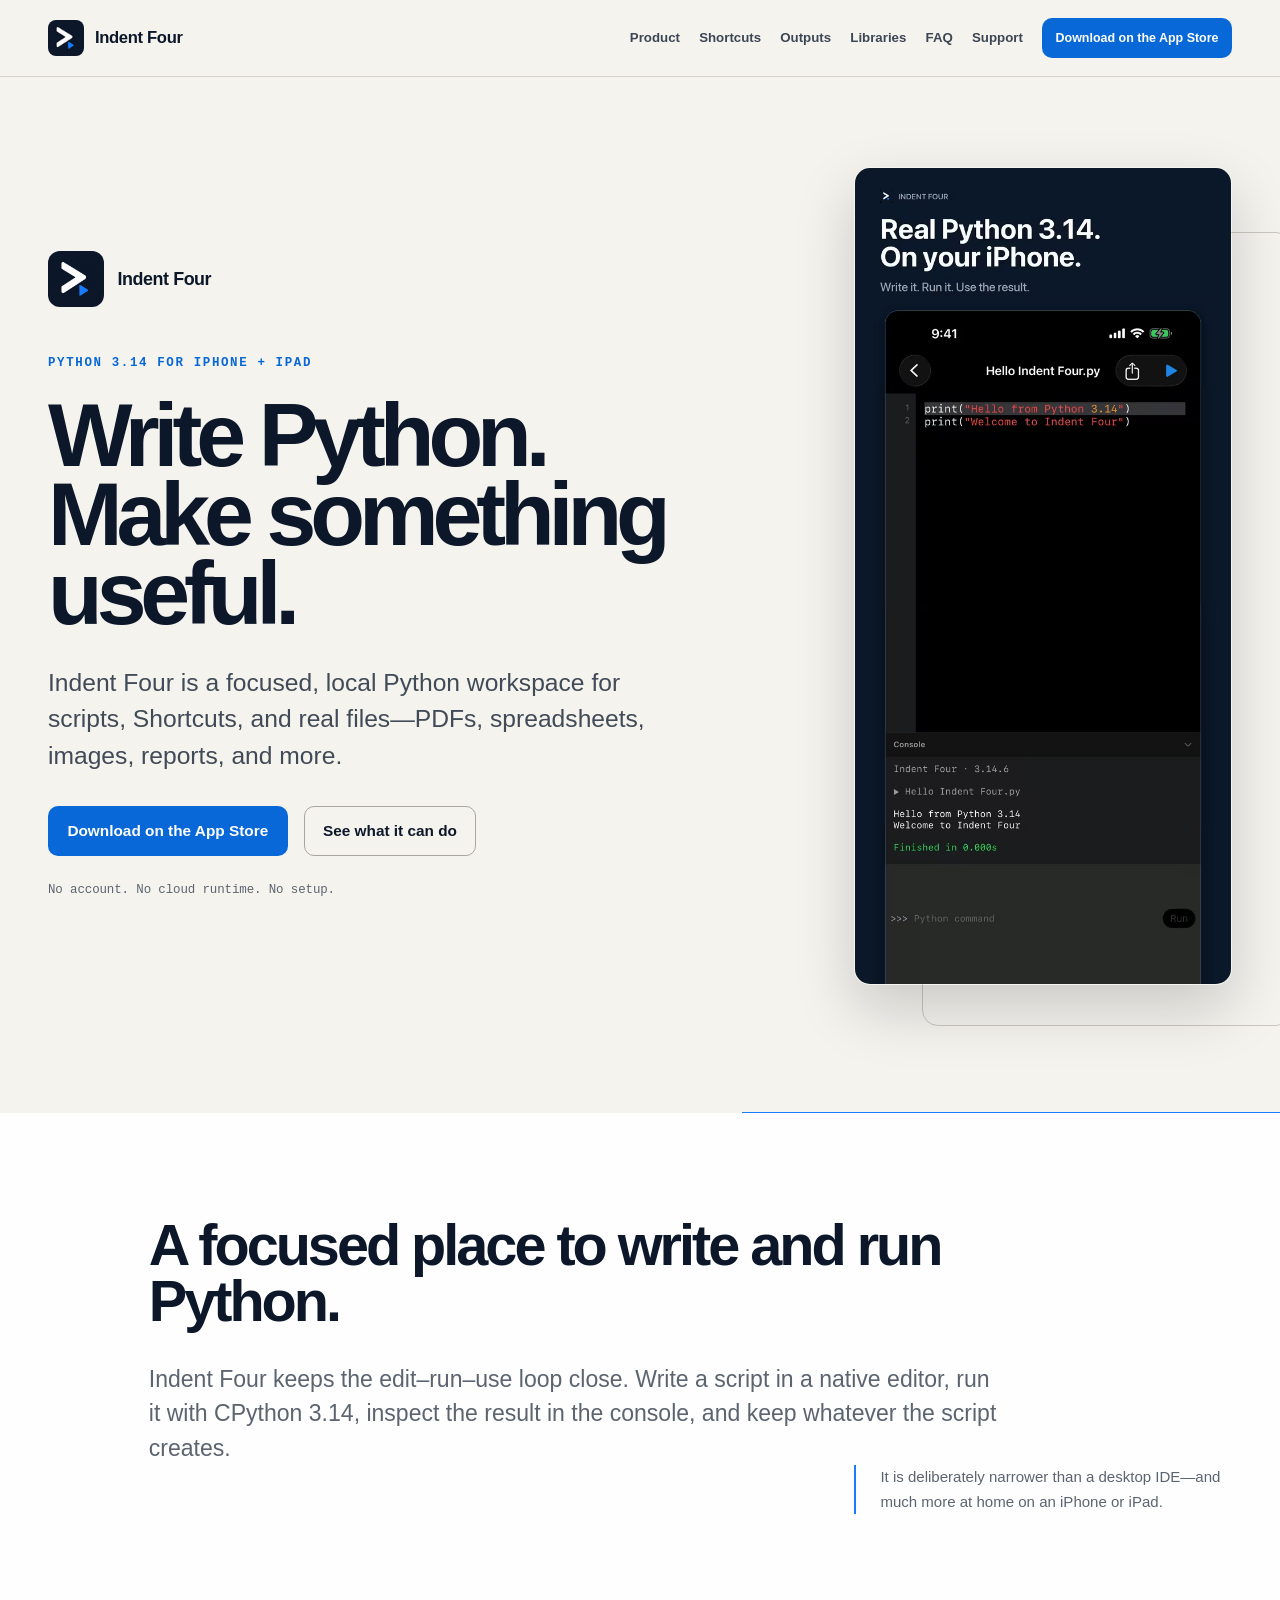
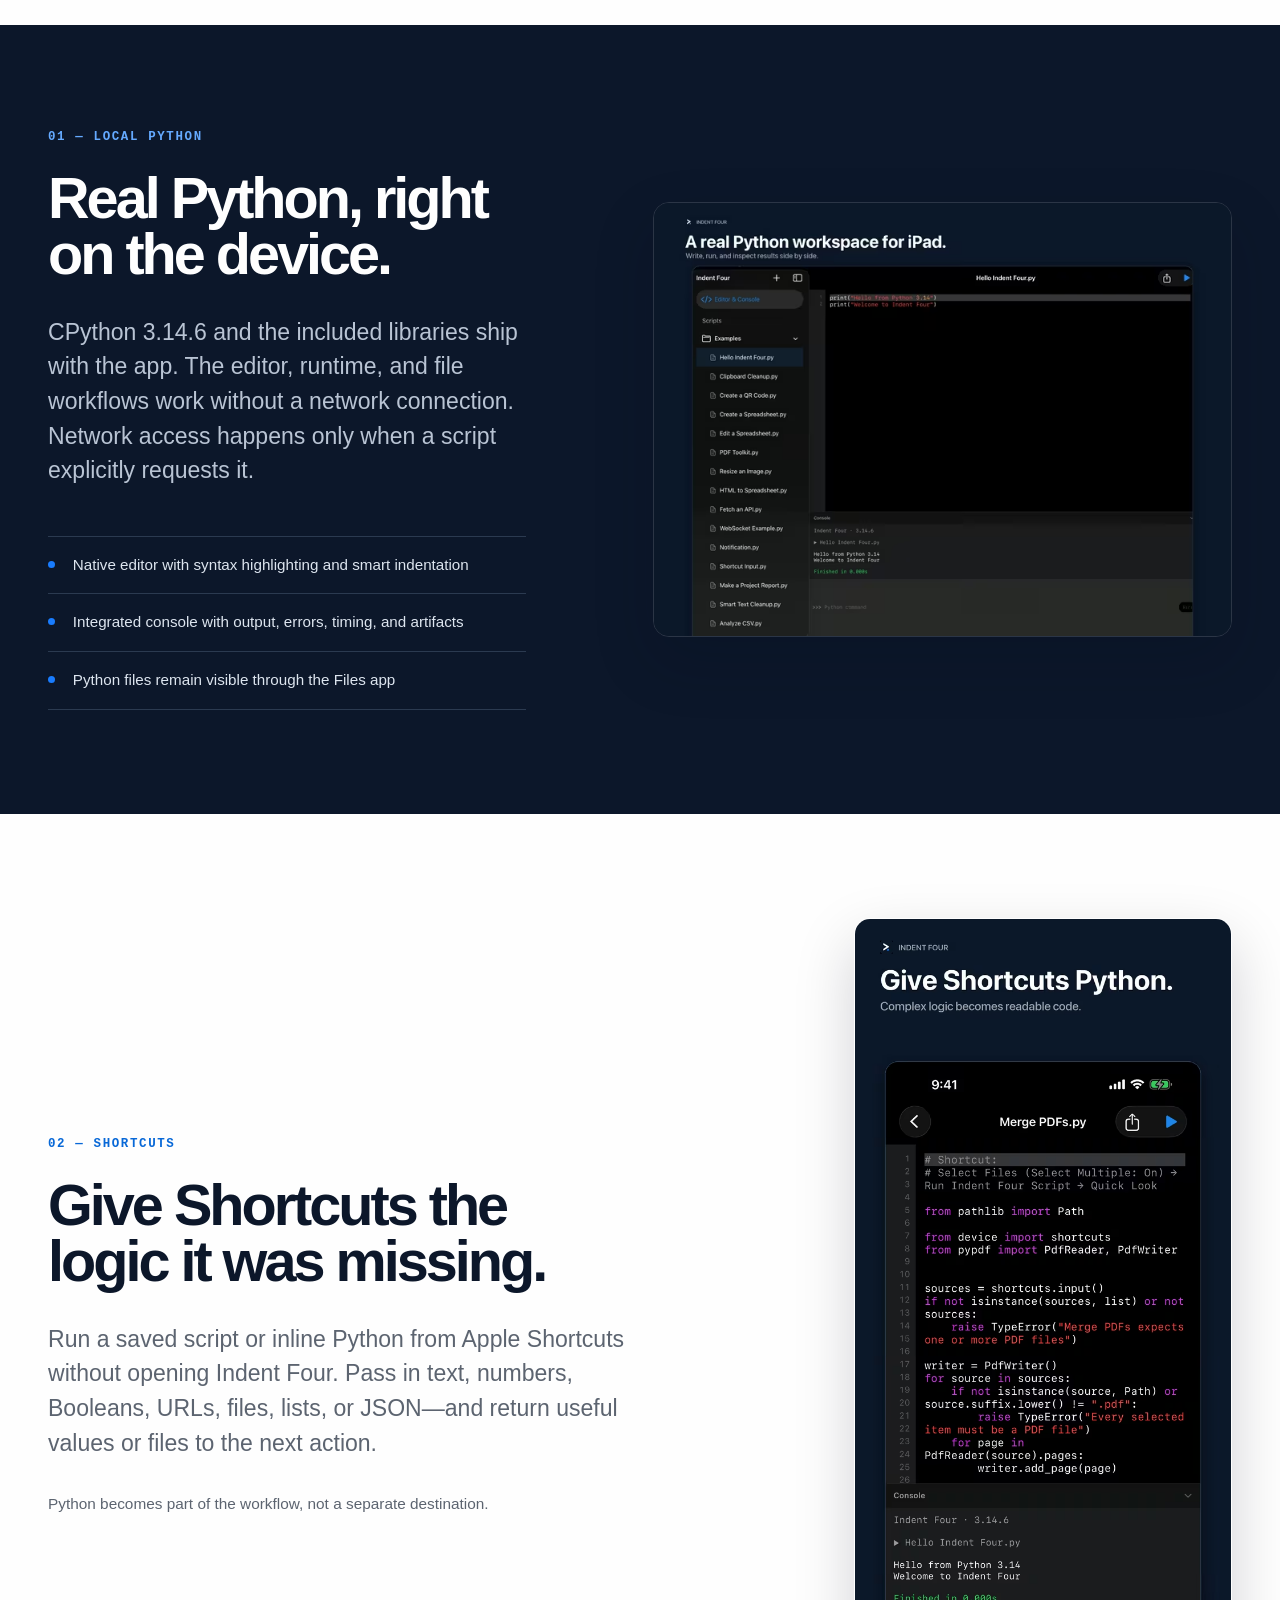
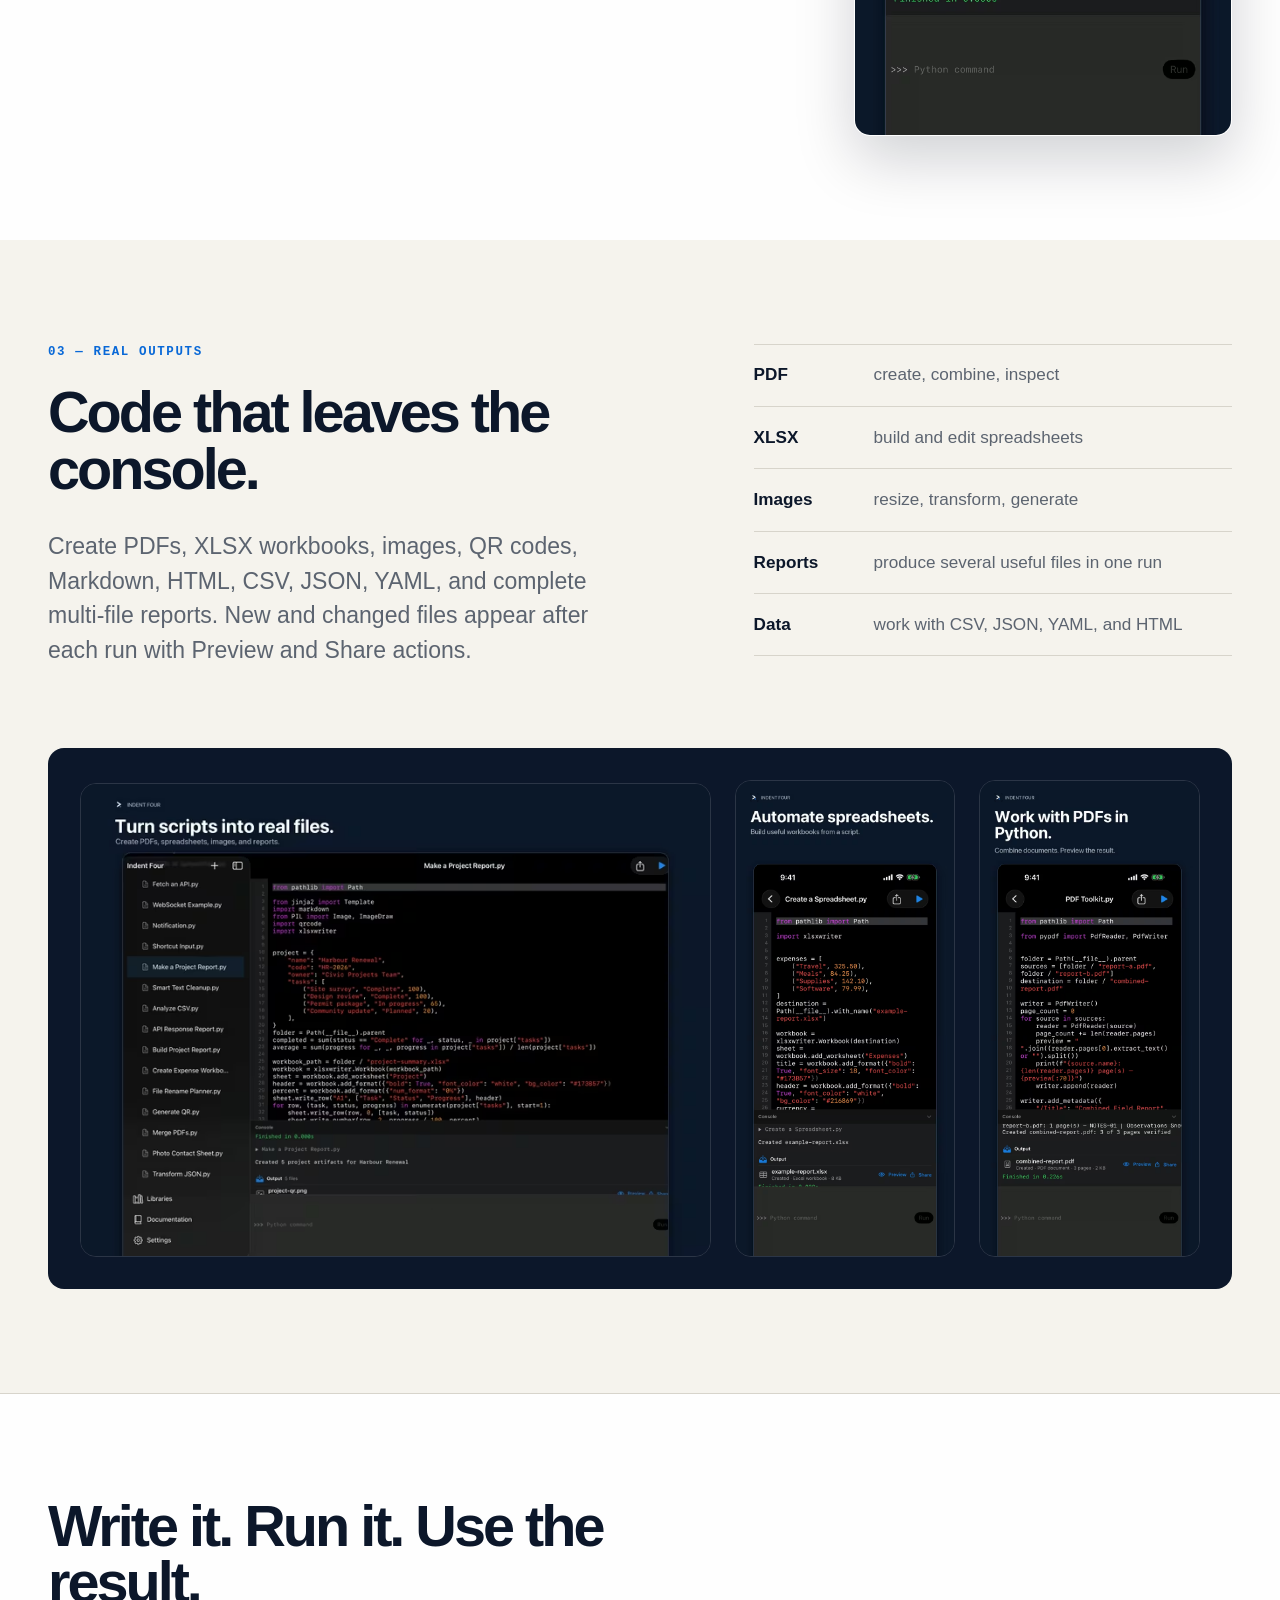
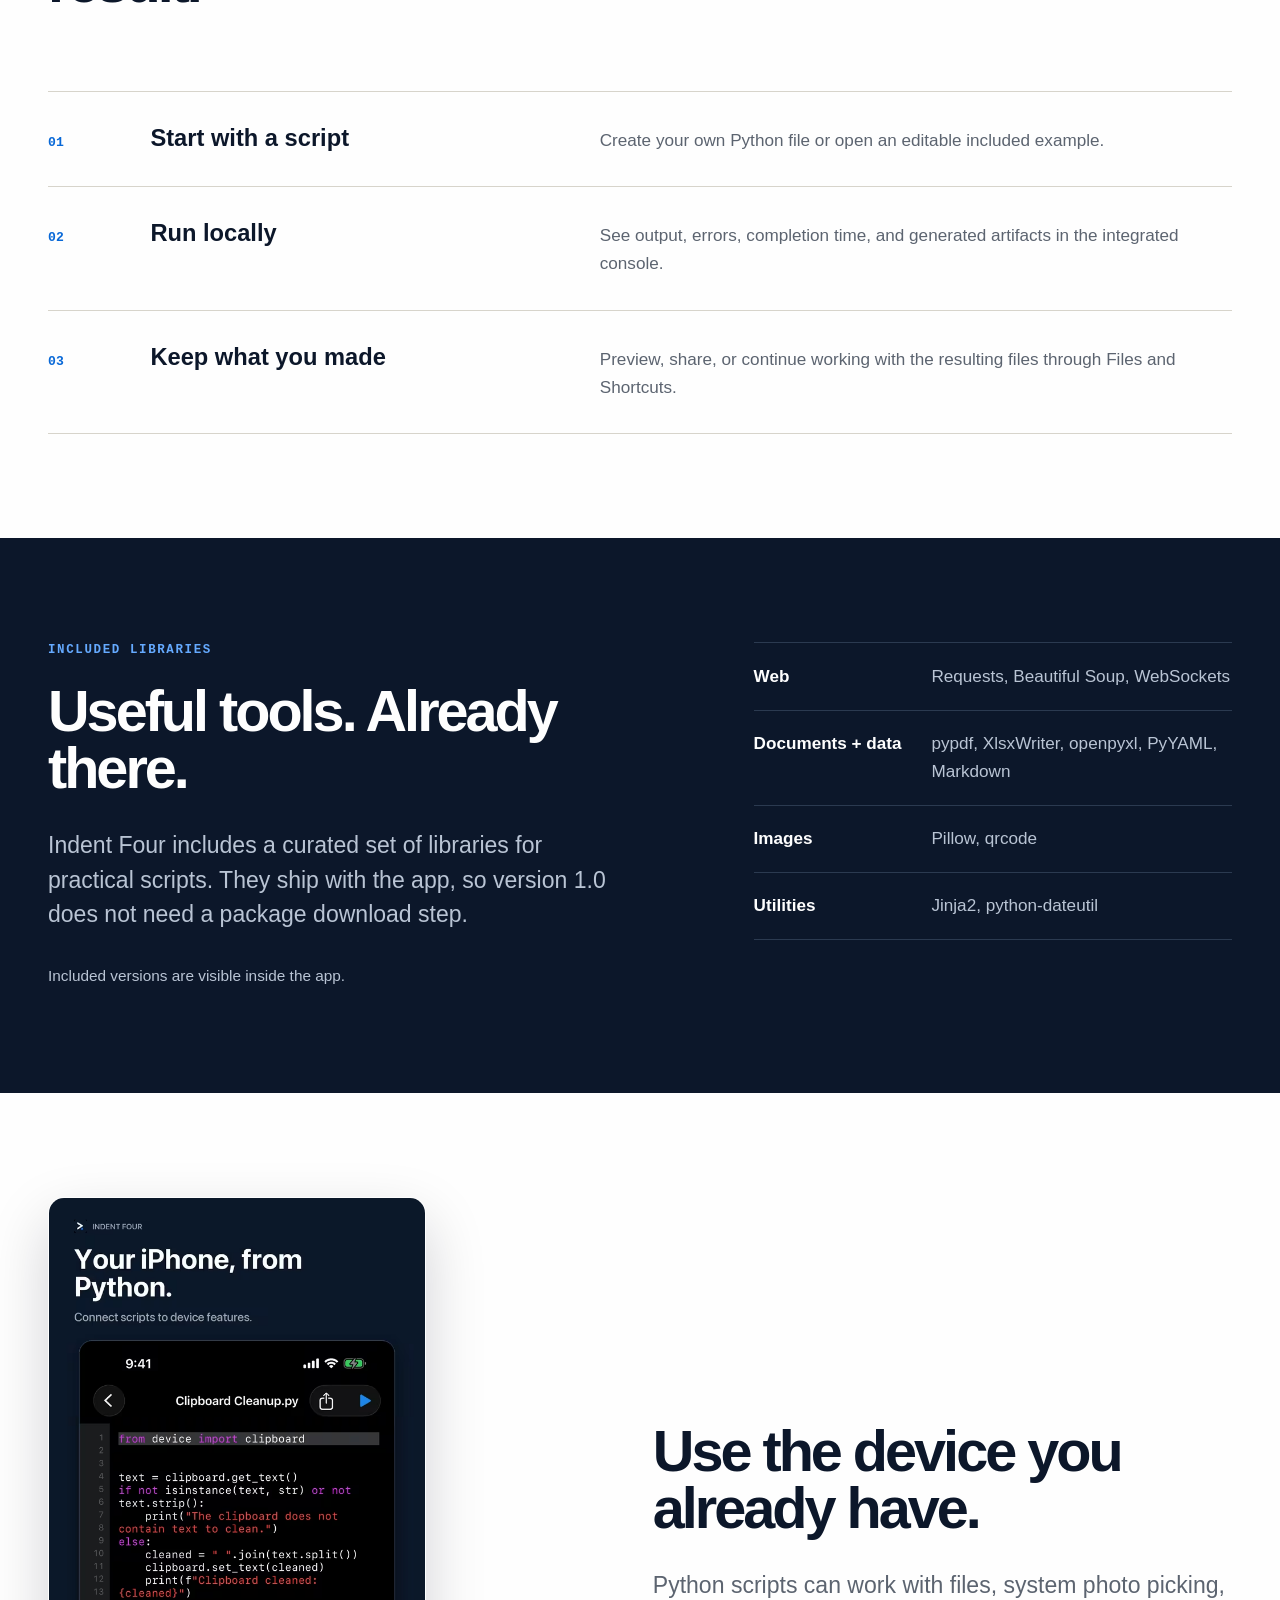
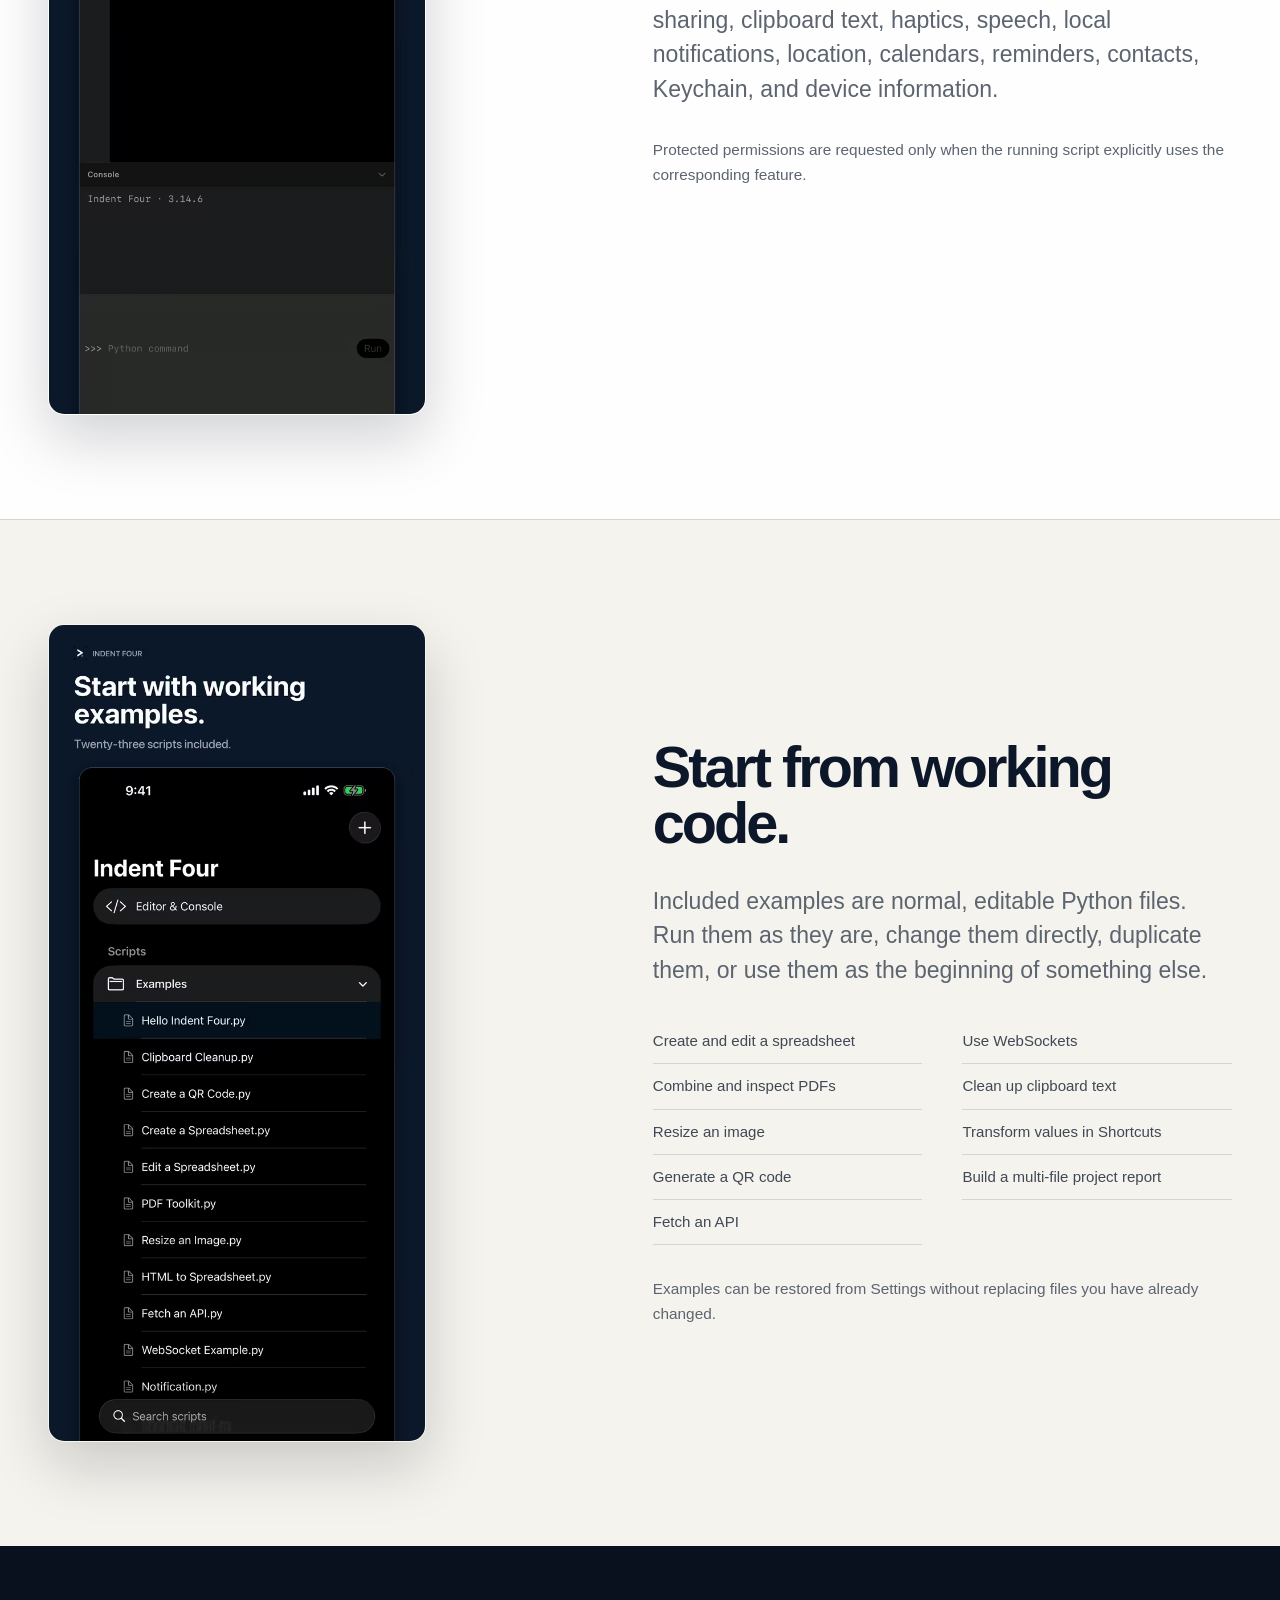
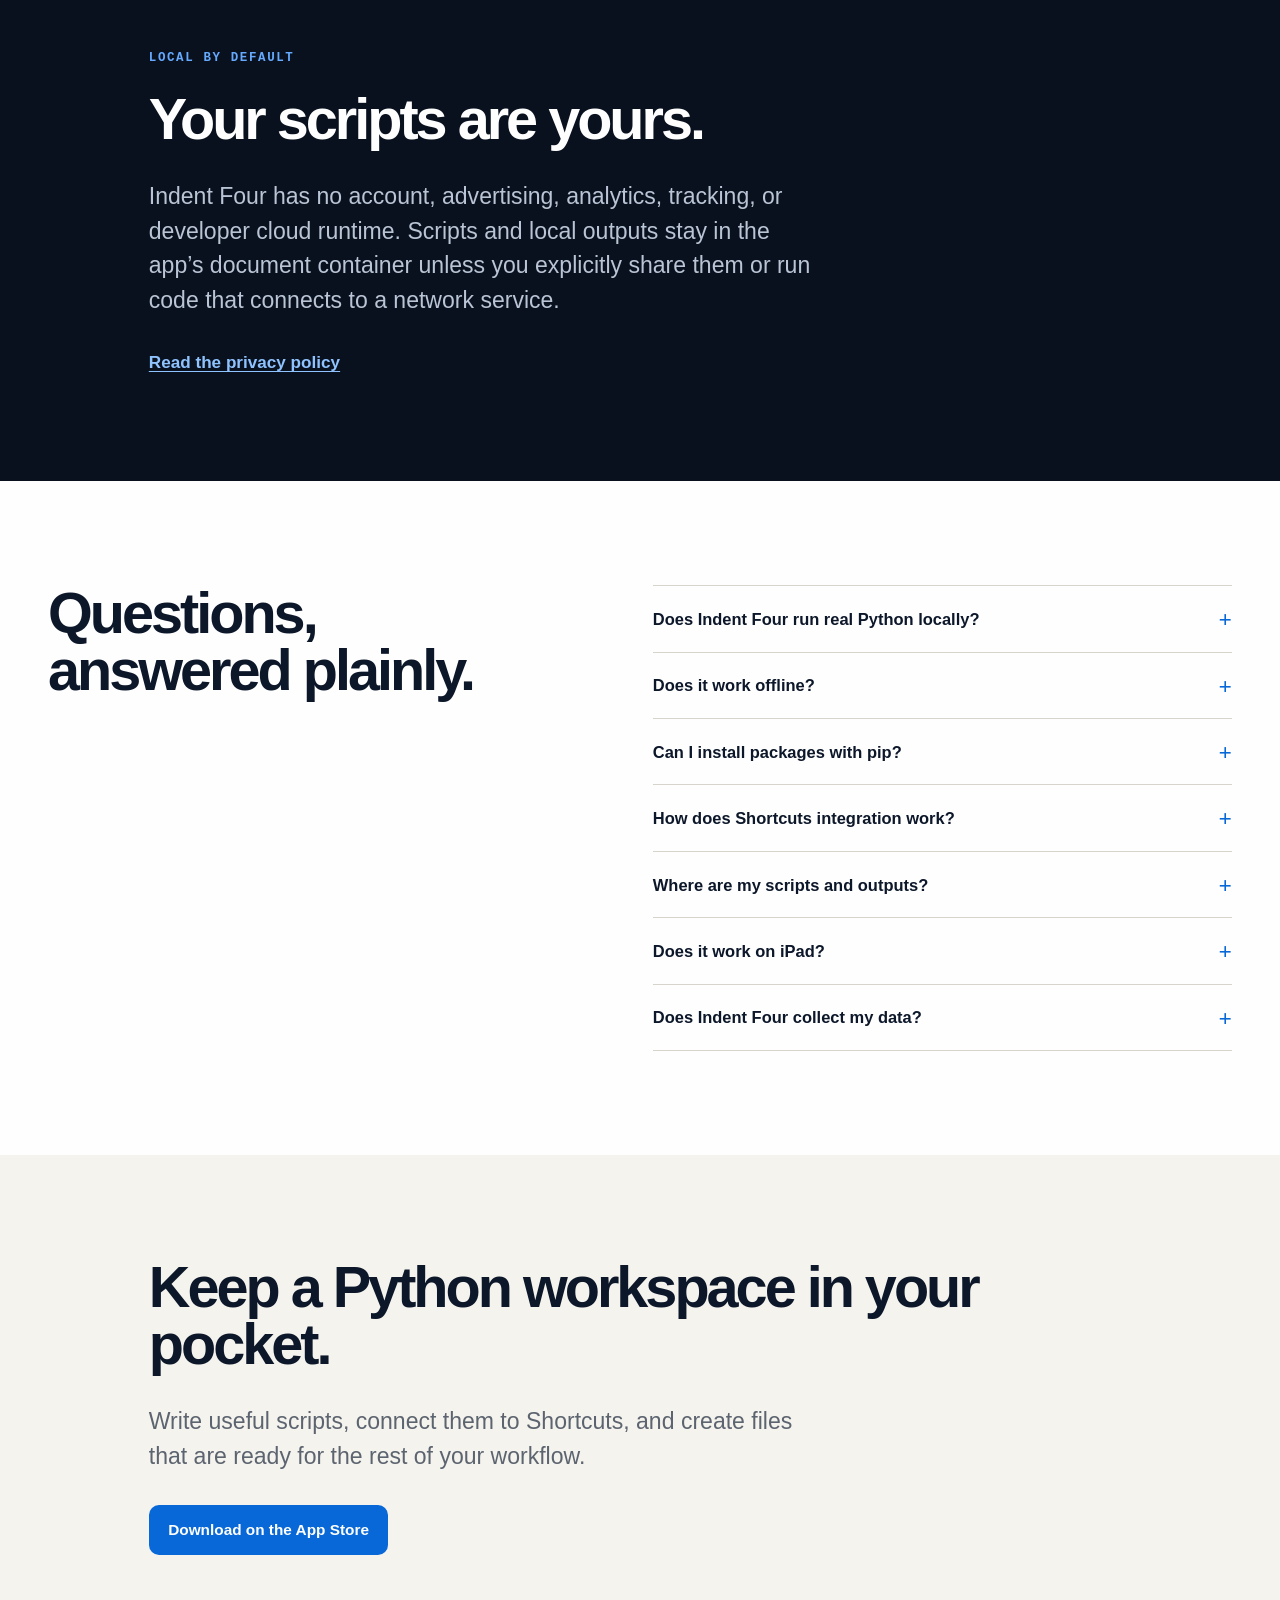
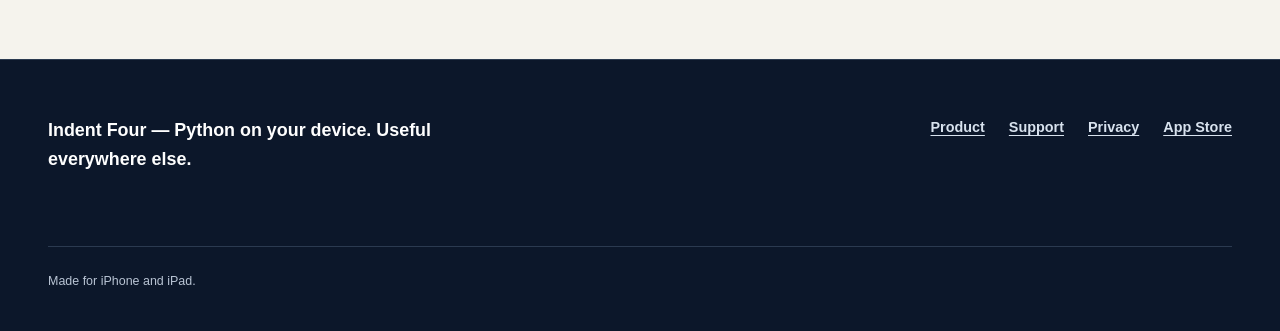
<file: index.html>
<!DOCTYPE html>
<html lang="en">
  <head>
    <meta charset="utf-8">
    <meta name="viewport" content="width=device-width, initial-scale=1">
    <script>document.documentElement.classList.add("js");</script>
    <title>Indent Four — Python 3.14 IDE for iPhone and iPad</title>
    <meta name="description" content="Write and run Python 3.14 locally, automate with Shortcuts, and create PDFs, spreadsheets, images, and reports on iPhone and iPad.">
    <link rel="canonical" href="https://indentfour.app/">

    <meta property="og:type" content="website">
    <meta property="og:site_name" content="Indent Four">
    <meta property="og:title" content="Indent Four — Python 3.14 IDE for iPhone and iPad">
    <meta property="og:description" content="Write and run Python 3.14 locally, automate with Shortcuts, and create PDFs, spreadsheets, images, and reports on iPhone and iPad.">
    <meta property="og:url" content="https://indentfour.app/">
    <meta property="og:image" content="https://indentfour.app/assets/images/social-card.png">
    <meta property="og:image:type" content="image/png">
    <meta property="og:image:width" content="1200">
    <meta property="og:image:height" content="630">
    <meta property="og:image:alt" content="Indent Four app icon beside a real iPad workspace screenshot">
    <meta name="twitter:card" content="summary_large_image">
    <meta name="twitter:title" content="Indent Four — Python 3.14 for iPhone and iPad">
    <meta name="twitter:description" content="Write and run Python locally, automate with Shortcuts, and create useful files.">
    <meta name="twitter:image" content="https://indentfour.app/assets/images/social-card.png">
    <meta name="twitter:image:alt" content="Indent Four app icon beside a real iPad workspace screenshot">

    <meta name="theme-color" content="#F5F3ED" media="(prefers-color-scheme: light)">
    <meta name="theme-color" content="#0C172A" media="(prefers-color-scheme: dark)">
    <meta name="apple-mobile-web-app-title" content="Indent Four">
    <link rel="icon" href="/favicon.ico" sizes="any">
    <link rel="icon" type="image/png" sizes="32x32" href="/assets/icons/favicon-32.png">
    <link rel="icon" type="image/png" sizes="16x16" href="/assets/icons/favicon-16.png">
    <link rel="apple-touch-icon" sizes="180x180" href="/assets/icons/apple-touch-icon.png">
    <link rel="manifest" href="/site.webmanifest">
    <link rel="stylesheet" href="/assets/site.css">

    <script type="application/ld+json">
      {
        "@context": "https://schema.org",
        "@type": "SoftwareApplication",
        "name": "Indent Four",
        "applicationCategory": "DeveloperApplication",
        "operatingSystem": "iOS 18 or later; iPadOS 18 or later",
        "url": "https://indentfour.app/",
        "downloadUrl": "https://apps.apple.com/us/app/indent-four/id6805477295"
      }
    </script>
    <script type="application/ld+json">
      {
        "@context": "https://schema.org",
        "@type": "FAQPage",
        "mainEntity": [
          {
            "@type": "Question",
            "name": "Does Indent Four run real Python locally?",
            "acceptedAnswer": {
              "@type": "Answer",
              "text": "Yes. The app includes CPython 3.14.6. Scripts execute on the device rather than being sent to a developer-operated server."
            }
          },
          {
            "@type": "Question",
            "name": "Does it work offline?",
            "acceptedAnswer": {
              "@type": "Answer",
              "text": "The editor, runtime, included libraries, examples, and local file workflows work offline. A script that calls a web API or another network service naturally requires a connection."
            }
          },
          {
            "@type": "Question",
            "name": "Can I install packages with pip?",
            "acceptedAnswer": {
              "@type": "Answer",
              "text": "Not in version 1.0. Indent Four includes a curated set of libraries that ship inside the signed app."
            }
          },
          {
            "@type": "Question",
            "name": "How does Shortcuts integration work?",
            "acceptedAnswer": {
              "@type": "Answer",
              "text": "Use “Run Indent Four Script” for a saved file or “Run Python Code” for inline code. Shortcuts can pass supported values and files into Python and receive values or files back."
            }
          },
          {
            "@type": "Question",
            "name": "Where are my scripts and outputs?",
            "acceptedAnswer": {
              "@type": "Answer",
              "text": "They are available under On My iPhone or On My iPad → Indent Four → Scripts in the Files app."
            }
          },
          {
            "@type": "Question",
            "name": "Does it work on iPad?",
            "acceptedAnswer": {
              "@type": "Answer",
              "text": "Yes. Indent Four has dedicated iPhone and iPad layouts and supports both portrait and landscape orientations where appropriate."
            }
          },
          {
            "@type": "Question",
            "name": "Does Indent Four collect my data?",
            "acceptedAnswer": {
              "@type": "Answer",
              "text": "No. The app has no analytics, advertising, tracking, accounts, or developer backend. Code you choose to run can communicate with services you specify."
            }
          }
        ]
      }
    </script>
  </head>
  <body>
    <a class="skip-link" href="#main-content">Skip to content</a>
    <header class="site-header">
      <div class="container header-inner">
        <a class="brand" href="/" aria-label="Indent Four home">
          <img src="/assets/icons/brand-48.png" width="48" height="48" alt="">
          <span>Indent Four</span>
        </a>
        <button class="nav-toggle" type="button" aria-expanded="false" aria-controls="primary-navigation" aria-label="Open navigation" data-nav-toggle>
          <span class="nav-toggle-lines" aria-hidden="true"></span>
        </button>
        <nav class="primary-nav" id="primary-navigation" aria-label="Primary" data-nav data-open="false">
          <ul class="nav-list">
            <li><a href="#product">Product</a></li>
            <li><a href="#shortcuts">Shortcuts</a></li>
            <li><a href="#outputs">Outputs</a></li>
            <li><a href="#libraries">Libraries</a></li>
            <li><a href="#faq">FAQ</a></li>
            <li><a href="/support/">Support</a></li>
            <li><a class="button button-primary nav-cta" href="https://apps.apple.com/us/app/indent-four/id6805477295">Download on the App Store</a></li>
          </ul>
        </nav>
      </div>
    </header>

    <main id="main-content">
      <section class="hero" aria-labelledby="hero-heading">
        <div class="container grid-12 hero-grid">
          <div class="hero-copy">
            <div class="hero-product">
              <img src="/assets/icons/icon-192.png" width="192" height="192" alt="Indent Four app icon">
              <span>Indent Four</span>
            </div>
            <p class="eyebrow">Python 3.14 for iPhone + iPad</p>
            <h1 id="hero-heading">Write Python. Make something useful.</h1>
            <p class="hero-body">Indent Four is a focused, local Python workspace for scripts, Shortcuts, and real files—PDFs, spreadsheets, images, reports, and more.</p>
            <div class="button-row">
              <a class="button button-primary nav-cta" href="https://apps.apple.com/us/app/indent-four/id6805477295">Download on the App Store</a>
              <a class="button button-secondary" href="#product">See what it can do</a>
            </div>
            <p class="hero-note">No account. No cloud runtime. No setup.</p>
          </div>
          <picture class="hero-visual">
            <source type="image/avif" srcset="/assets/images/hero-python-660.avif 660w, /assets/images/hero-python-990.avif 990w" sizes="(max-width: 620px) 80vw, (max-width: 1000px) 36vw, 30rem">
            <source type="image/webp" srcset="/assets/images/hero-python-660.webp 660w, /assets/images/hero-python-990.webp 990w" sizes="(max-width: 620px) 80vw, (max-width: 1000px) 36vw, 30rem">
            <img src="/assets/images/hero-python-990.png" width="990" height="2151" alt="Indent Four running a Python 3.14 script locally on iPhone" fetchpriority="high" decoding="async">
          </picture>
        </div>
      </section>

      <section class="section section-white intro" id="product" aria-labelledby="intro-heading">
        <div class="container grid-12">
          <div class="intro-copy">
            <h2 class="section-heading" id="intro-heading">A focused place to write and run Python.</h2>
            <p class="lead">Indent Four keeps the edit–run–use loop close. Write a script in a native editor, run it with CPython 3.14, inspect the result in the console, and keep whatever the script creates.</p>
          </div>
          <p class="intro-aside">It is deliberately narrower than a desktop IDE—and much more at home on an iPhone or iPad.</p>
        </div>
      </section>

      <section class="section section-dark" aria-labelledby="local-heading">
        <div class="container grid-12">
          <div class="feature-copy">
            <p class="kicker">01 — Local Python</p>
            <h2 class="section-heading" id="local-heading">Real Python, right on the device.</h2>
            <p class="lead">CPython 3.14.6 and the included libraries ship with the app. The editor, runtime, and file workflows work without a network connection. Network access happens only when a script explicitly requests it.</p>
            <ul class="proof-list">
              <li>Native editor with syntax highlighting and smart indentation</li>
              <li>Integrated console with output, errors, timing, and artifacts</li>
              <li>Python files remain visible through the Files app</li>
            </ul>
          </div>
          <div class="feature-visual">
            <picture>
              <source type="image/avif" srcset="/assets/images/workspace-ipad-720.avif 720w, /assets/images/workspace-ipad-1376.avif 1376w" sizes="(max-width: 1000px) calc(100vw - 2.4rem), 50vw">
              <source type="image/webp" srcset="/assets/images/workspace-ipad-720.webp 720w, /assets/images/workspace-ipad-1376.webp 1376w" sizes="(max-width: 1000px) calc(100vw - 2.4rem), 50vw">
              <img class="screenshot-landscape" src="/assets/images/workspace-ipad-1376.png" width="1376" height="1032" alt="Indent Four’s native editor, scripts sidebar, and integrated console on iPad" loading="lazy" decoding="async">
            </picture>
          </div>
        </div>
      </section>

      <section class="section section-white" id="shortcuts" aria-labelledby="shortcuts-heading">
        <div class="container grid-12">
          <div class="shortcuts-copy">
            <p class="kicker">02 — Shortcuts</p>
            <h2 class="section-heading" id="shortcuts-heading">Give Shortcuts the logic it was missing.</h2>
            <p class="lead">Run a saved script or inline Python from Apple Shortcuts without opening Indent Four. Pass in text, numbers, Booleans, URLs, files, lists, or JSON—and return useful values or files to the next action.</p>
            <p class="supporting">Python becomes part of the workflow, not a separate destination.</p>
          </div>
          <picture class="shortcuts-visual">
            <source type="image/avif" srcset="/assets/images/shortcuts-660.avif 660w, /assets/images/shortcuts-990.avif 990w" sizes="(max-width: 1000px) 70vw, 28rem">
            <source type="image/webp" srcset="/assets/images/shortcuts-660.webp 660w, /assets/images/shortcuts-990.webp 990w" sizes="(max-width: 1000px) 70vw, 28rem">
            <img class="screenshot-portrait" src="/assets/images/shortcuts-990.png" width="990" height="2151" alt="A Python script in Indent Four prepared to receive data from Apple Shortcuts" loading="lazy" decoding="async">
          </picture>
        </div>
      </section>

      <section class="section" id="outputs" aria-labelledby="outputs-heading">
        <div class="container grid-12">
          <div class="outputs-copy">
            <p class="kicker">03 — Real outputs</p>
            <h2 class="section-heading" id="outputs-heading">Code that leaves the console.</h2>
            <p class="lead">Create PDFs, XLSX workbooks, images, QR codes, Markdown, HTML, CSV, JSON, YAML, and complete multi-file reports. New and changed files appear after each run with Preview and Share actions.</p>
          </div>
          <ul class="output-list" aria-label="Output types">
            <li><strong>PDF</strong><span>create, combine, inspect</span></li>
            <li><strong>XLSX</strong><span>build and edit spreadsheets</span></li>
            <li><strong>Images</strong><span>resize, transform, generate</span></li>
            <li><strong>Reports</strong><span>produce several useful files in one run</span></li>
            <li><strong>Data</strong><span>work with CSV, JSON, YAML, and HTML</span></li>
          </ul>
          <div class="outputs-gallery" role="group" aria-label="Real Indent Four output workflows">
            <picture>
              <source type="image/avif" srcset="/assets/images/outputs-ipad-720.avif 720w, /assets/images/outputs-ipad-1376.avif 1376w" sizes="(max-width: 620px) calc(100vw - 3.8rem), 55vw">
              <source type="image/webp" srcset="/assets/images/outputs-ipad-720.webp 720w, /assets/images/outputs-ipad-1376.webp 1376w" sizes="(max-width: 620px) calc(100vw - 3.8rem), 55vw">
              <img class="screenshot-landscape" src="/assets/images/outputs-ipad-1376.png" width="1376" height="1032" alt="An iPad script producing a multi-file project report with output artifacts" loading="lazy" decoding="async">
            </picture>
            <picture>
              <source type="image/avif" srcset="/assets/images/spreadsheet-660.avif 660w">
              <source type="image/webp" srcset="/assets/images/spreadsheet-660.webp 660w">
              <img class="screenshot-portrait" src="/assets/images/spreadsheet-660.png" width="660" height="1434" alt="An Indent Four script creating a spreadsheet on iPhone" loading="lazy" decoding="async">
            </picture>
            <picture>
              <source type="image/avif" srcset="/assets/images/pdf-660.avif 660w">
              <source type="image/webp" srcset="/assets/images/pdf-660.webp 660w">
              <img class="screenshot-portrait" src="/assets/images/pdf-660.png" width="660" height="1434" alt="An Indent Four script combining and inspecting PDF files on iPhone" loading="lazy" decoding="async">
            </picture>
          </div>
        </div>
      </section>

      <section class="section section-white section-rule" aria-labelledby="workflow-heading">
        <div class="container grid-12">
          <div class="workflow-header">
            <h2 class="section-heading" id="workflow-heading">Write it. Run it. Use the result.</h2>
          </div>
          <ol class="workflow-list">
            <li>
              <h3>Start with a script</h3>
              <p>Create your own Python file or open an editable included example.</p>
            </li>
            <li>
              <h3>Run locally</h3>
              <p>See output, errors, completion time, and generated artifacts in the integrated console.</p>
            </li>
            <li>
              <h3>Keep what you made</h3>
              <p>Preview, share, or continue working with the resulting files through Files and Shortcuts.</p>
            </li>
          </ol>
        </div>
      </section>

      <section class="section section-dark" id="libraries" aria-labelledby="libraries-heading">
        <div class="container grid-12">
          <div class="libraries-header">
            <p class="kicker">Included libraries</p>
            <h2 class="section-heading" id="libraries-heading">Useful tools. Already there.</h2>
            <p class="lead">Indent Four includes a curated set of libraries for practical scripts. They ship with the app, so version 1.0 does not need a package download step.</p>
            <p class="supporting">Included versions are visible inside the app.</p>
          </div>
          <dl class="library-rows">
            <div class="library-row">
              <dt>Web</dt>
              <dd>Requests, Beautiful Soup, WebSockets</dd>
            </div>
            <div class="library-row">
              <dt>Documents + data</dt>
              <dd>pypdf, XlsxWriter, openpyxl, PyYAML, Markdown</dd>
            </div>
            <div class="library-row">
              <dt>Images</dt>
              <dd>Pillow, qrcode</dd>
            </div>
            <div class="library-row">
              <dt>Utilities</dt>
              <dd>Jinja2, python-dateutil</dd>
            </div>
          </dl>
        </div>
      </section>

      <section class="section section-white" aria-labelledby="device-heading">
        <div class="container grid-12">
          <picture class="device-visual">
            <source type="image/avif" srcset="/assets/images/device-660.avif 660w">
            <source type="image/webp" srcset="/assets/images/device-660.webp 660w">
            <img class="screenshot-portrait" src="/assets/images/device-660.png" width="660" height="1434" alt="Python using clipboard access through Indent Four’s device integrations" loading="lazy" decoding="async">
          </picture>
          <div class="device-copy">
            <h2 class="section-heading" id="device-heading">Use the device you already have.</h2>
            <p class="lead">Python scripts can work with files, system photo picking, sharing, clipboard text, haptics, speech, local notifications, location, calendars, reminders, contacts, Keychain, and device information.</p>
            <p class="supporting">Protected permissions are requested only when the running script explicitly uses the corresponding feature.</p>
          </div>
        </div>
      </section>

      <section class="section section-rule" aria-labelledby="examples-heading">
        <div class="container grid-12">
          <picture class="examples-visual">
            <source type="image/avif" srcset="/assets/images/examples-660.avif 660w">
            <source type="image/webp" srcset="/assets/images/examples-660.webp 660w">
            <img class="screenshot-portrait" src="/assets/images/examples-660.png" width="660" height="1434" alt="The editable included examples listed in Indent Four on iPhone" loading="lazy" decoding="async">
          </picture>
          <div class="examples-copy">
            <h2 class="section-heading" id="examples-heading">Start from working code.</h2>
            <p class="lead">Included examples are normal, editable Python files. Run them as they are, change them directly, duplicate them, or use them as the beginning of something else.</p>
            <ul class="example-list">
              <li>Create and edit a spreadsheet</li>
              <li>Combine and inspect PDFs</li>
              <li>Resize an image</li>
              <li>Generate a QR code</li>
              <li>Fetch an API</li>
              <li>Use WebSockets</li>
              <li>Clean up clipboard text</li>
              <li>Transform values in Shortcuts</li>
              <li>Build a multi-file project report</li>
            </ul>
            <p class="supporting">Examples can be restored from Settings without replacing files you have already changed.</p>
          </div>
        </div>
      </section>

      <section class="section section-dark privacy-callout" aria-labelledby="privacy-heading">
        <div class="container grid-12">
          <div class="privacy-copy">
            <p class="kicker">Local by default</p>
            <h2 class="section-heading" id="privacy-heading">Your scripts are yours.</h2>
            <p class="lead">Indent Four has no account, advertising, analytics, tracking, or developer cloud runtime. Scripts and local outputs stay in the app’s document container unless you explicitly share them or run code that connects to a network service.</p>
            <a class="text-link" href="/privacy/">Read the privacy policy</a>
          </div>
        </div>
      </section>

      <section class="section section-white" id="faq" aria-labelledby="faq-heading">
        <div class="container grid-12">
          <div class="faq-header">
            <h2 class="section-heading" id="faq-heading">Questions, answered plainly.</h2>
          </div>
          <div class="faq-list">
            <details>
              <summary>Does Indent Four run real Python locally?</summary>
              <p>Yes. The app includes CPython 3.14.6. Scripts execute on the device rather than being sent to a developer-operated server.</p>
            </details>
            <details>
              <summary>Does it work offline?</summary>
              <p>The editor, runtime, included libraries, examples, and local file workflows work offline. A script that calls a web API or another network service naturally requires a connection.</p>
            </details>
            <details>
              <summary>Can I install packages with pip?</summary>
              <p>Not in version 1.0. Indent Four includes a curated set of libraries that ship inside the signed app.</p>
            </details>
            <details>
              <summary>How does Shortcuts integration work?</summary>
              <p>Use “Run Indent Four Script” for a saved file or “Run Python Code” for inline code. Shortcuts can pass supported values and files into Python and receive values or files back.</p>
            </details>
            <details>
              <summary>Where are my scripts and outputs?</summary>
              <p>They are available under On My iPhone or On My iPad → Indent Four → Scripts in the Files app.</p>
            </details>
            <details>
              <summary>Does it work on iPad?</summary>
              <p>Yes. Indent Four has dedicated iPhone and iPad layouts and supports both portrait and landscape orientations where appropriate.</p>
            </details>
            <details>
              <summary>Does Indent Four collect my data?</summary>
              <p>No. The app has no analytics, advertising, tracking, accounts, or developer backend. Code you choose to run can communicate with services you specify.</p>
            </details>
          </div>
        </div>
      </section>

      <section class="section final-cta" aria-labelledby="final-heading">
        <div class="container grid-12">
          <div class="final-cta-inner">
            <h2 class="section-heading" id="final-heading">Keep a Python workspace in your pocket.</h2>
            <p class="lead">Write useful scripts, connect them to Shortcuts, and create files that are ready for the rest of your workflow.</p>
            <div class="button-row"><a class="button button-primary nav-cta" href="https://apps.apple.com/us/app/indent-four/id6805477295">Download on the App Store</a></div>
          </div>
        </div>
      </section>
    </main>

    <footer class="site-footer">
      <div class="container">
        <div class="footer-main">
          <p class="footer-product">Indent Four — Python on your device. Useful everywhere else.</p>
          <nav class="footer-nav" aria-label="Footer">
            <a href="/#product">Product</a>
            <a href="/support/">Support</a>
            <a href="/privacy/">Privacy</a>
            <a href="https://apps.apple.com/us/app/indent-four/id6805477295">App Store</a>
          </nav>
        </div>
        <div class="footer-meta">

          <p>Made for iPhone and iPad.</p>
        </div>
      </div>
    </footer>
    <script src="/assets/site.js" defer></script>
  </body>
</html>
</file>
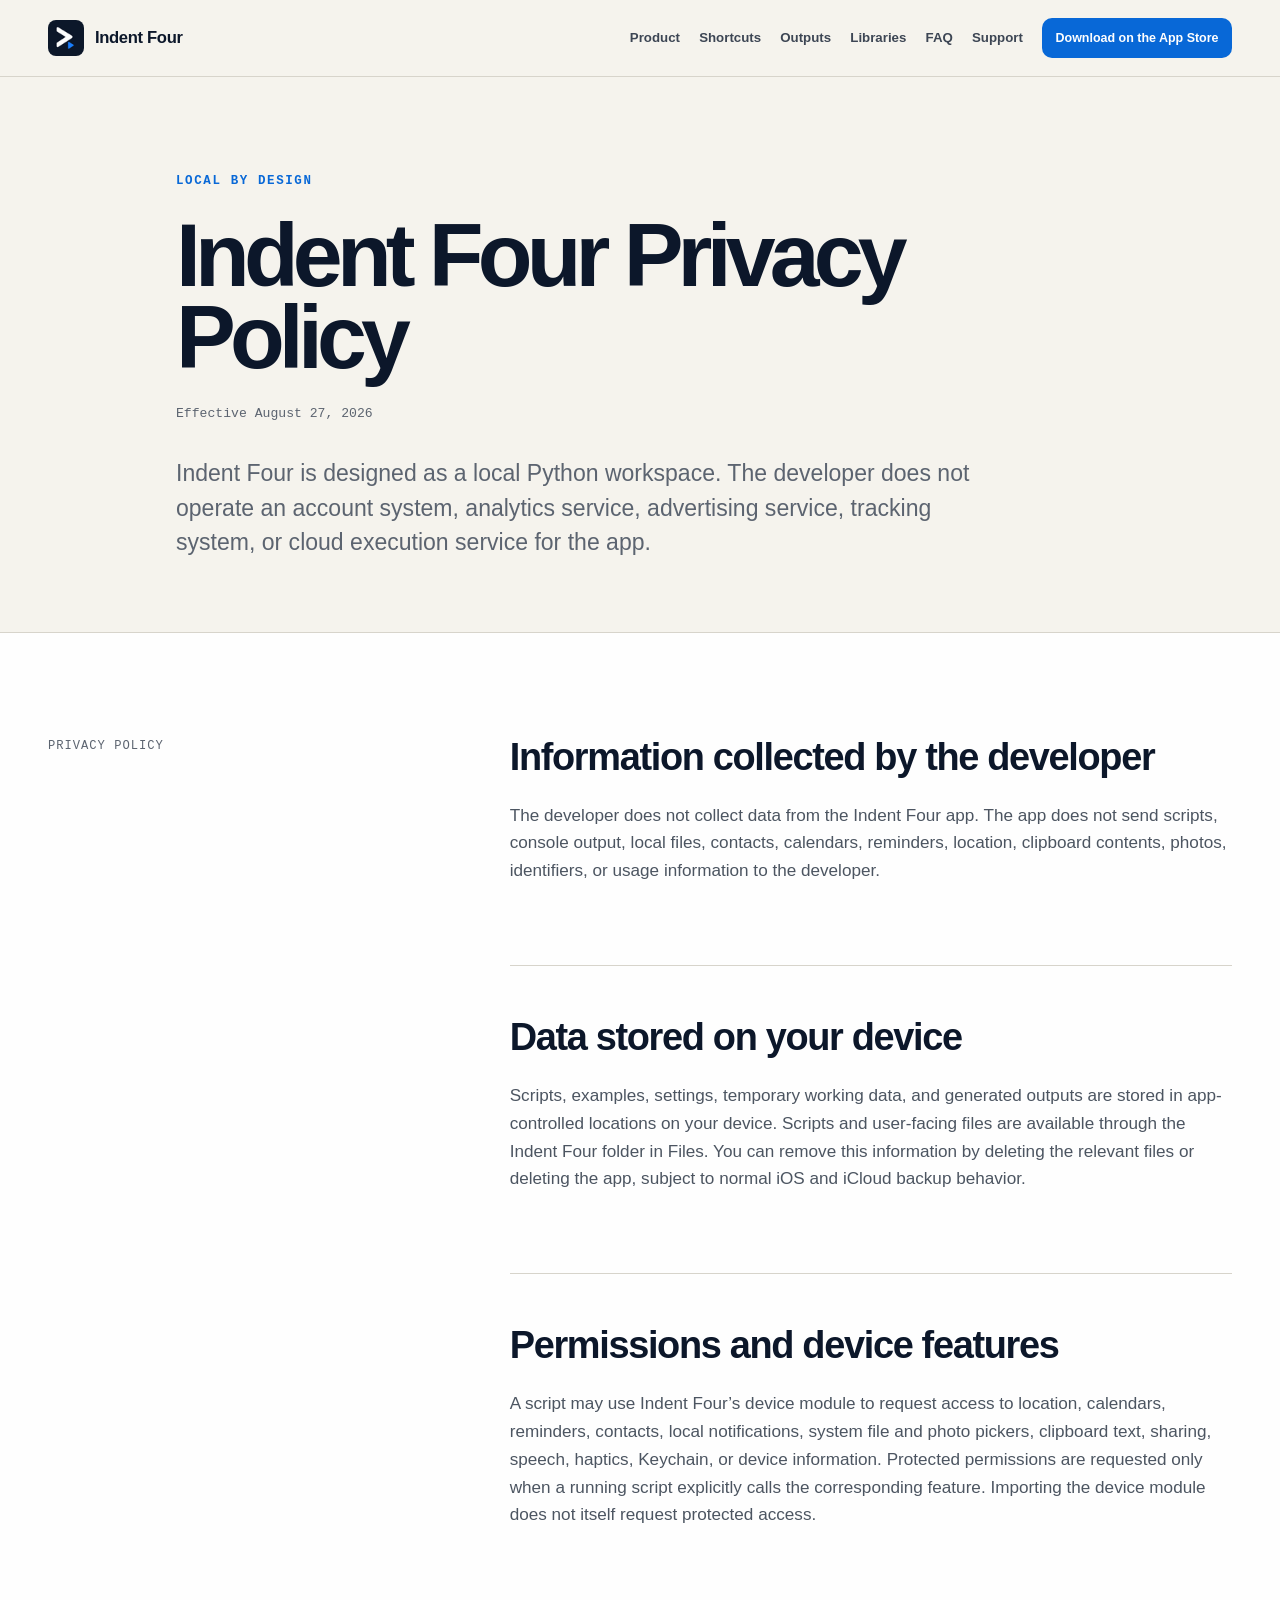
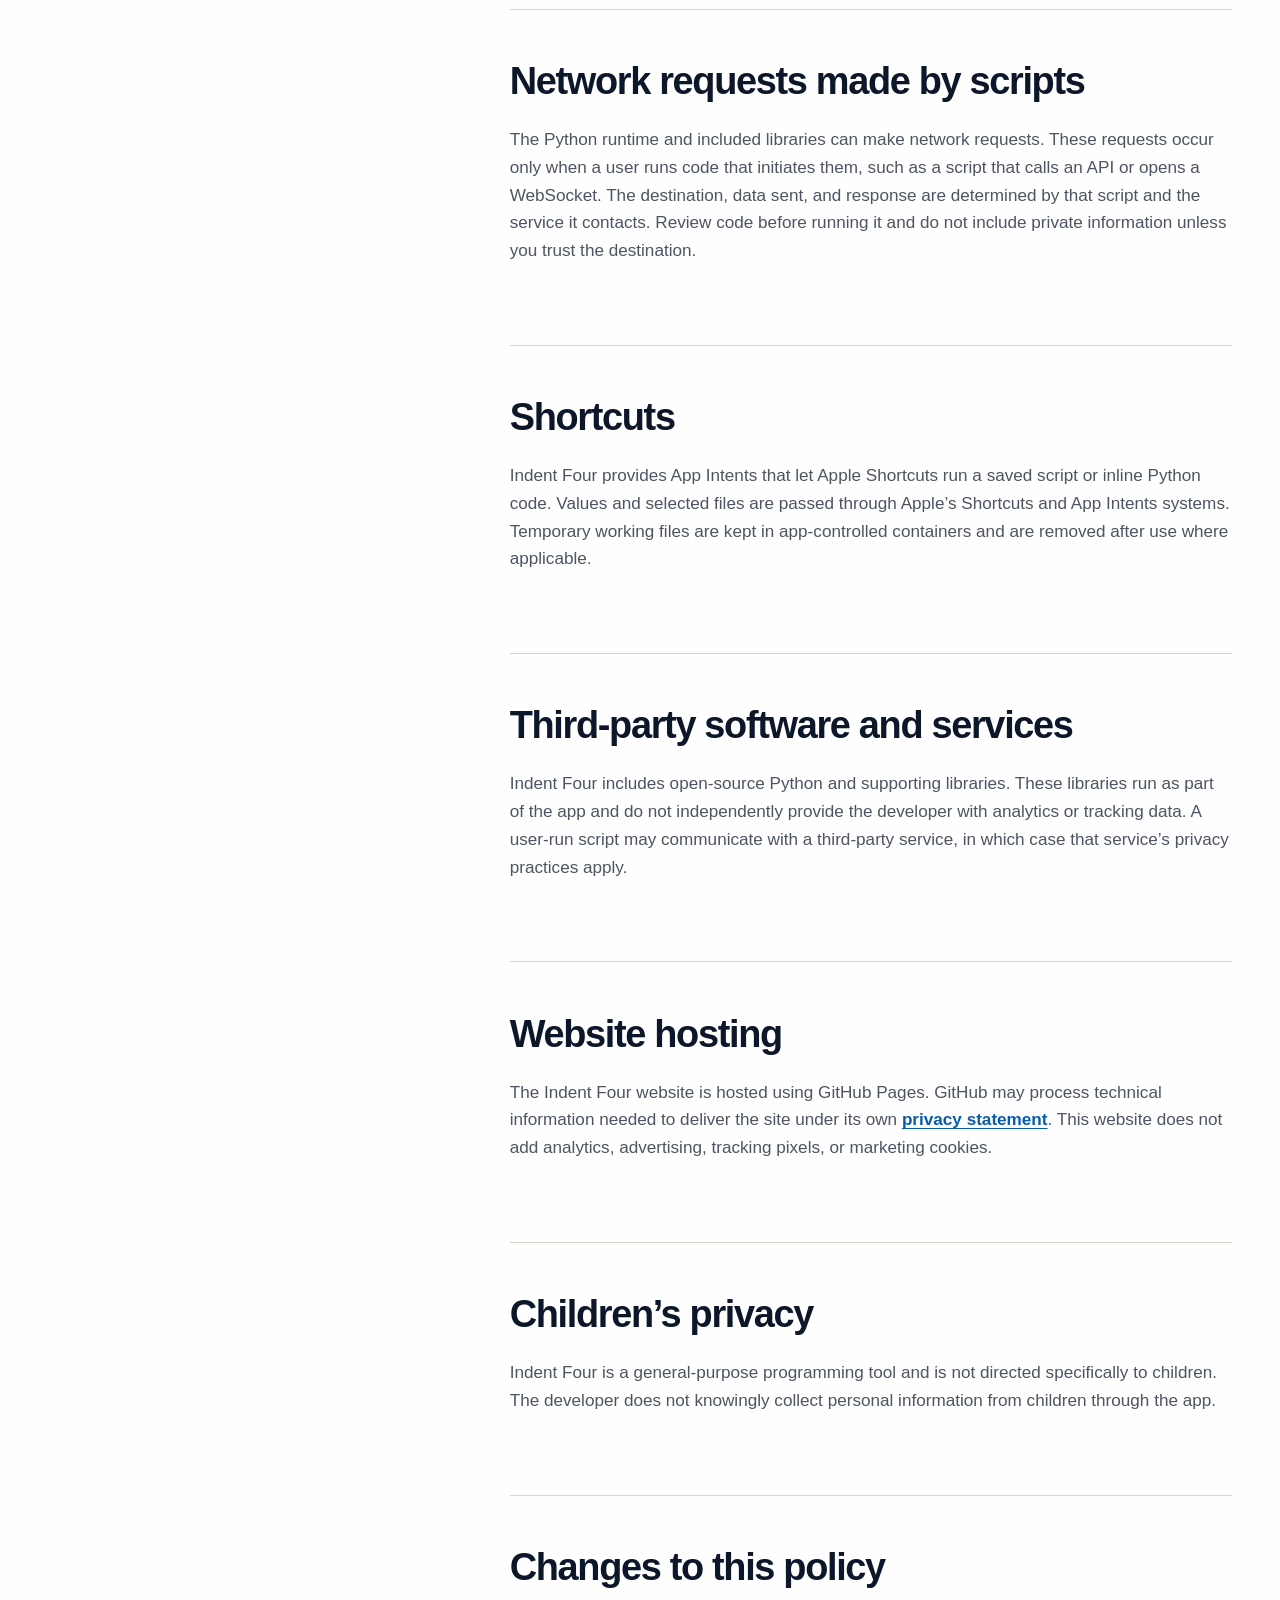
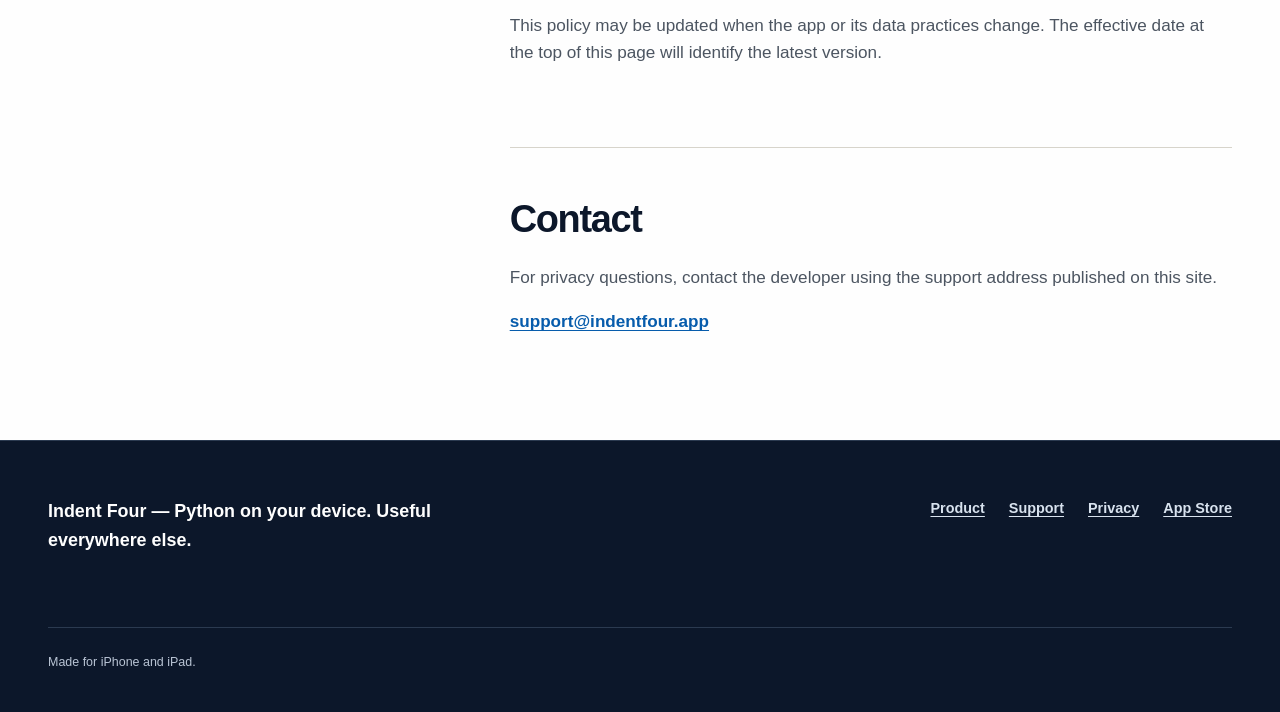
<file: privacy/index.html>
<!DOCTYPE html>
<html lang="en">
  <head>
    <meta charset="utf-8">
    <meta name="viewport" content="width=device-width, initial-scale=1">
    <script>document.documentElement.classList.add("js");</script>
    <title>Privacy Policy — Indent Four</title>
    <meta name="description" content="How Indent Four handles local scripts, files, permissions, Shortcuts, network requests, and app data.">
    <link rel="canonical" href="https://indentfour.app/privacy/">
    <meta property="og:type" content="website">
    <meta property="og:site_name" content="Indent Four">
    <meta property="og:title" content="Privacy Policy — Indent Four">
    <meta property="og:description" content="How Indent Four handles local scripts, files, permissions, Shortcuts, network requests, and app data.">
    <meta property="og:url" content="https://indentfour.app/privacy/">
    <meta property="og:image" content="https://indentfour.app/assets/images/social-card.png">
    <meta property="og:image:width" content="1200">
    <meta property="og:image:height" content="630">
    <meta property="og:image:alt" content="Indent Four app icon beside a real iPad workspace screenshot">
    <meta name="twitter:card" content="summary_large_image">
    <meta name="twitter:title" content="Privacy Policy — Indent Four">
    <meta name="twitter:description" content="How Indent Four handles local scripts, files, permissions, Shortcuts, network requests, and app data.">
    <meta name="twitter:image" content="https://indentfour.app/assets/images/social-card.png">
    <meta name="twitter:image:alt" content="Indent Four app icon beside a real iPad workspace screenshot">
    <meta name="theme-color" content="#F5F3ED">
    <link rel="icon" href="/favicon.ico" sizes="any">
    <link rel="icon" type="image/png" sizes="32x32" href="/assets/icons/favicon-32.png">
    <link rel="apple-touch-icon" sizes="180x180" href="/assets/icons/apple-touch-icon.png">
    <link rel="manifest" href="/site.webmanifest">
    <link rel="stylesheet" href="/assets/site.css">
  </head>
  <body>
    <a class="skip-link" href="#main-content">Skip to content</a>
    <header class="site-header">
      <div class="container header-inner">
        <a class="brand" href="/" aria-label="Indent Four home">
          <img src="/assets/icons/brand-48.png" width="48" height="48" alt="">
          <span>Indent Four</span>
        </a>
        <button class="nav-toggle" type="button" aria-expanded="false" aria-controls="primary-navigation" aria-label="Open navigation" data-nav-toggle>
          <span class="nav-toggle-lines" aria-hidden="true"></span>
        </button>
        <nav class="primary-nav" id="primary-navigation" aria-label="Primary" data-nav data-open="false">
          <ul class="nav-list">
            <li><a href="/#product">Product</a></li>
            <li><a href="/#shortcuts">Shortcuts</a></li>
            <li><a href="/#outputs">Outputs</a></li>
            <li><a href="/#libraries">Libraries</a></li>
            <li><a href="/#faq">FAQ</a></li>
            <li><a href="/support/">Support</a></li>
            <li><a class="button button-primary nav-cta" href="https://apps.apple.com/us/app/indent-four/id6805477295">Download on the App Store</a></li>
          </ul>
        </nav>
      </div>
    </header>

    <main id="main-content">
      <header class="page-hero">
        <div class="container page-hero-content">
          <p class="eyebrow">Local by design</p>
          <h1>Indent Four Privacy Policy</h1>
          <p class="effective-date">Effective August 27, 2026</p>
          <p class="lead">Indent Four is designed as a local Python workspace. The developer does not operate an account system, analytics service, advertising service, tracking system, or cloud execution service for the app.</p>
        </div>
      </header>

      <div class="section section-white">
        <div class="container prose-layout">
          <aside class="prose-index" aria-label="Page section">
            <p>Privacy policy</p>
          </aside>
          <article class="prose">
            <section aria-labelledby="collected-heading">
              <h2 id="collected-heading">Information collected by the developer</h2>
              <p>The developer does not collect data from the Indent Four app. The app does not send scripts, console output, local files, contacts, calendars, reminders, location, clipboard contents, photos, identifiers, or usage information to the developer.</p>
            </section>

            <section aria-labelledby="stored-heading">
              <h2 id="stored-heading">Data stored on your device</h2>
              <p>Scripts, examples, settings, temporary working data, and generated outputs are stored in app-controlled locations on your device. Scripts and user-facing files are available through the Indent Four folder in Files. You can remove this information by deleting the relevant files or deleting the app, subject to normal iOS and iCloud backup behavior.</p>
            </section>

            <section aria-labelledby="permissions-heading">
              <h2 id="permissions-heading">Permissions and device features</h2>
              <p>A script may use Indent Four’s device module to request access to location, calendars, reminders, contacts, local notifications, system file and photo pickers, clipboard text, sharing, speech, haptics, Keychain, or device information. Protected permissions are requested only when a running script explicitly calls the corresponding feature. Importing the device module does not itself request protected access.</p>
            </section>

            <section aria-labelledby="network-heading">
              <h2 id="network-heading">Network requests made by scripts</h2>
              <p>The Python runtime and included libraries can make network requests. These requests occur only when a user runs code that initiates them, such as a script that calls an API or opens a WebSocket. The destination, data sent, and response are determined by that script and the service it contacts. Review code before running it and do not include private information unless you trust the destination.</p>
            </section>

            <section aria-labelledby="policy-shortcuts-heading">
              <h2 id="policy-shortcuts-heading">Shortcuts</h2>
              <p>Indent Four provides App Intents that let Apple Shortcuts run a saved script or inline Python code. Values and selected files are passed through Apple’s Shortcuts and App Intents systems. Temporary working files are kept in app-controlled containers and are removed after use where applicable.</p>
            </section>

            <section aria-labelledby="third-party-heading">
              <h2 id="third-party-heading">Third-party software and services</h2>
              <p>Indent Four includes open-source Python and supporting libraries. These libraries run as part of the app and do not independently provide the developer with analytics or tracking data. A user-run script may communicate with a third-party service, in which case that service’s privacy practices apply.</p>
            </section>

            <section aria-labelledby="hosting-heading">
              <h2 id="hosting-heading">Website hosting</h2>
              <p>The Indent Four website is hosted using GitHub Pages. GitHub may process technical information needed to deliver the site under its own <a class="text-link" href="https://docs.github.com/site-policy/privacy-policies/github-general-privacy-statement">privacy statement</a>. This website does not add analytics, advertising, tracking pixels, or marketing cookies.</p>
            </section>

            <section aria-labelledby="children-heading">
              <h2 id="children-heading">Children’s privacy</h2>
              <p>Indent Four is a general-purpose programming tool and is not directed specifically to children. The developer does not knowingly collect personal information from children through the app.</p>
            </section>

            <section aria-labelledby="changes-heading">
              <h2 id="changes-heading">Changes to this policy</h2>
              <p>This policy may be updated when the app or its data practices change. The effective date at the top of this page will identify the latest version.</p>
            </section>

            <section aria-labelledby="privacy-contact-heading">
              <h2 id="privacy-contact-heading">Contact</h2>
              <p>For privacy questions, contact the developer using the support address published on this site.</p>
              <p><a class="text-link" href="mailto:support@indentfour.app">support@indentfour.app</a></p>
            </section>
          </article>
        </div>
      </div>
    </main>

    <footer class="site-footer">
      <div class="container">
        <div class="footer-main">
          <p class="footer-product">Indent Four — Python on your device. Useful everywhere else.</p>
          <nav class="footer-nav" aria-label="Footer">
            <a href="/#product">Product</a>
            <a href="/support/">Support</a>
            <a href="/privacy/">Privacy</a>
            <a href="https://apps.apple.com/us/app/indent-four/id6805477295">App Store</a>
          </nav>
        </div>
        <div class="footer-meta">

          <p>Made for iPhone and iPad.</p>
        </div>
      </div>
    </footer>
    <script src="/assets/site.js" defer></script>
  </body>
</html>
</file>
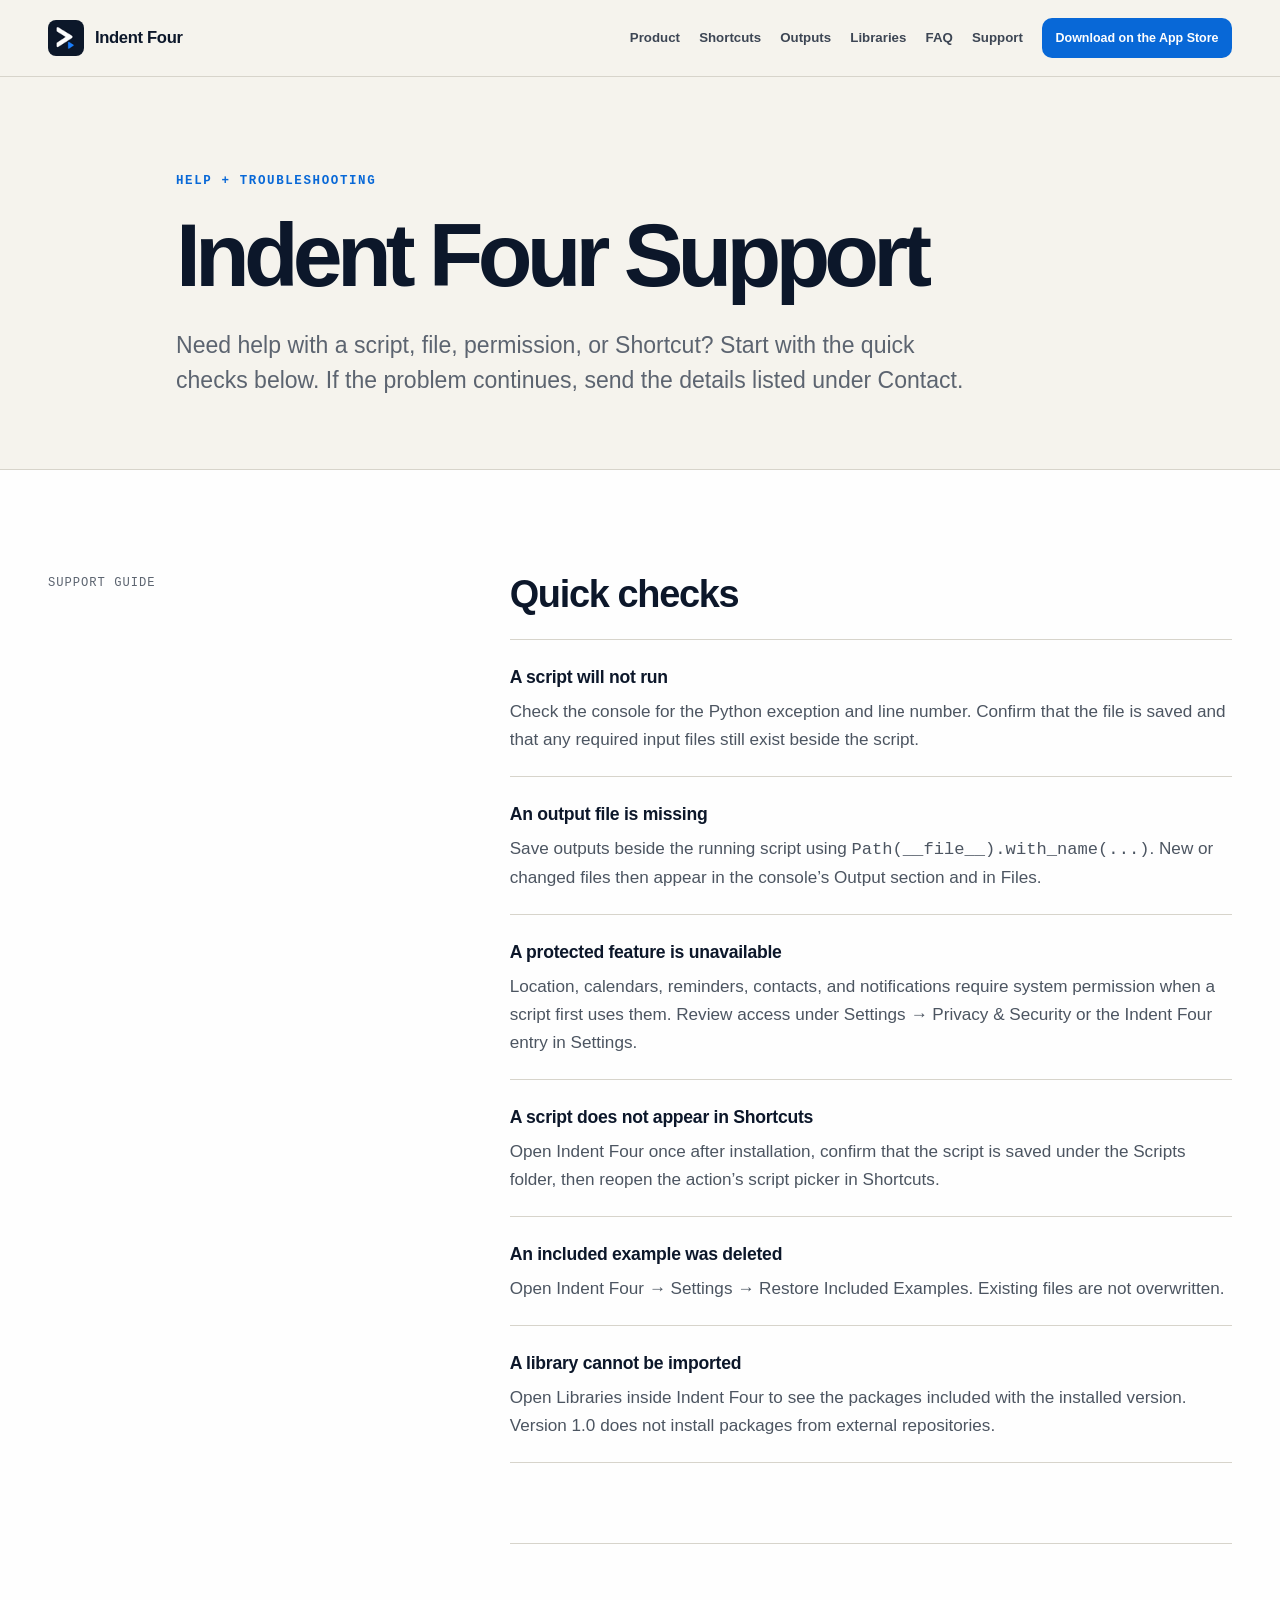
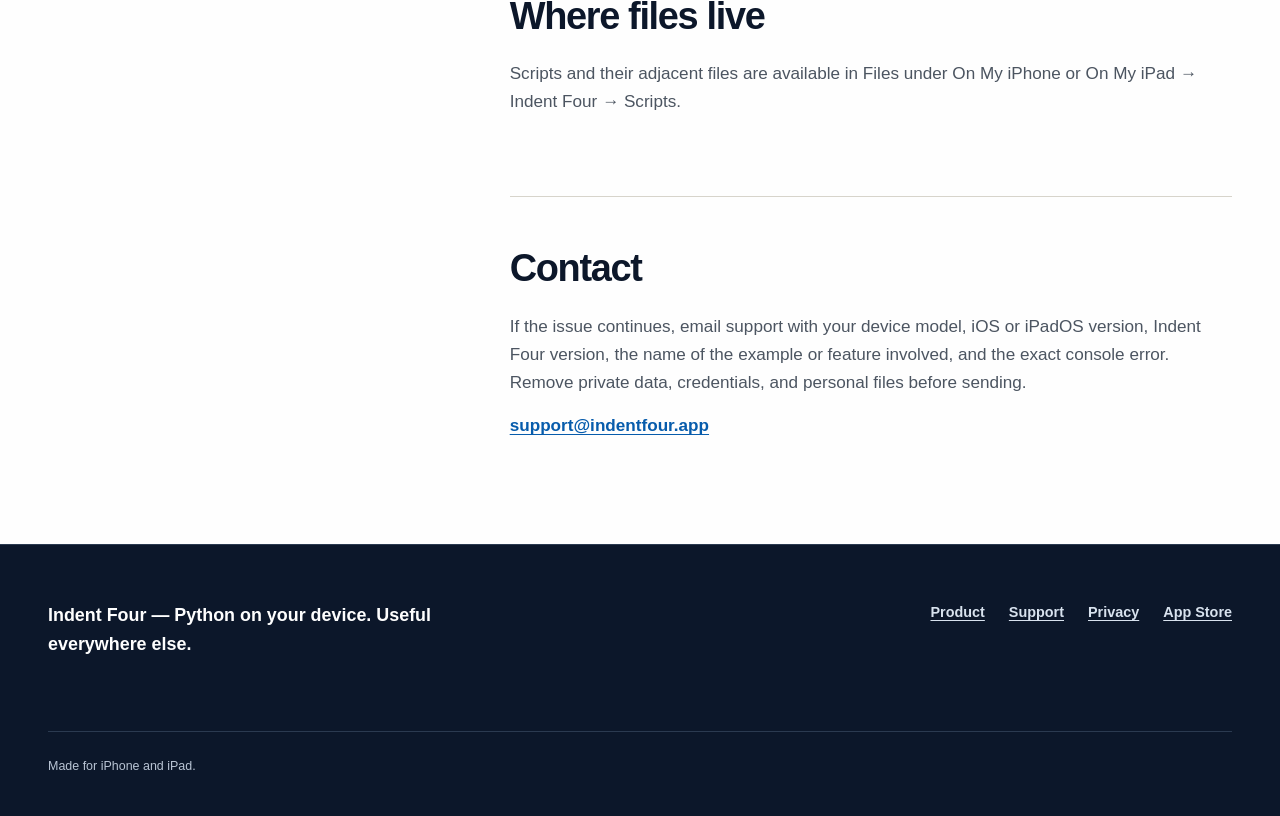
<file: support/index.html>
<!DOCTYPE html>
<html lang="en">
  <head>
    <meta charset="utf-8">
    <meta name="viewport" content="width=device-width, initial-scale=1">
    <script>document.documentElement.classList.add("js");</script>
    <title>Support — Indent Four</title>
    <meta name="description" content="Help with Indent Four scripts, files, permissions, included libraries, and Apple Shortcuts.">
    <link rel="canonical" href="https://indentfour.app/support/">
    <meta property="og:type" content="website">
    <meta property="og:site_name" content="Indent Four">
    <meta property="og:title" content="Support — Indent Four">
    <meta property="og:description" content="Help with Indent Four scripts, files, permissions, included libraries, and Apple Shortcuts.">
    <meta property="og:url" content="https://indentfour.app/support/">
    <meta property="og:image" content="https://indentfour.app/assets/images/social-card.png">
    <meta property="og:image:width" content="1200">
    <meta property="og:image:height" content="630">
    <meta property="og:image:alt" content="Indent Four app icon beside a real iPad workspace screenshot">
    <meta name="twitter:card" content="summary_large_image">
    <meta name="twitter:title" content="Support — Indent Four">
    <meta name="twitter:description" content="Help with scripts, files, permissions, libraries, and Apple Shortcuts.">
    <meta name="twitter:image" content="https://indentfour.app/assets/images/social-card.png">
    <meta name="twitter:image:alt" content="Indent Four app icon beside a real iPad workspace screenshot">
    <meta name="theme-color" content="#F5F3ED">
    <link rel="icon" href="/favicon.ico" sizes="any">
    <link rel="icon" type="image/png" sizes="32x32" href="/assets/icons/favicon-32.png">
    <link rel="apple-touch-icon" sizes="180x180" href="/assets/icons/apple-touch-icon.png">
    <link rel="manifest" href="/site.webmanifest">
    <link rel="stylesheet" href="/assets/site.css">
  </head>
  <body>
    <a class="skip-link" href="#main-content">Skip to content</a>
    <header class="site-header">
      <div class="container header-inner">
        <a class="brand" href="/" aria-label="Indent Four home">
          <img src="/assets/icons/brand-48.png" width="48" height="48" alt="">
          <span>Indent Four</span>
        </a>
        <button class="nav-toggle" type="button" aria-expanded="false" aria-controls="primary-navigation" aria-label="Open navigation" data-nav-toggle>
          <span class="nav-toggle-lines" aria-hidden="true"></span>
        </button>
        <nav class="primary-nav" id="primary-navigation" aria-label="Primary" data-nav data-open="false">
          <ul class="nav-list">
            <li><a href="/#product">Product</a></li>
            <li><a href="/#shortcuts">Shortcuts</a></li>
            <li><a href="/#outputs">Outputs</a></li>
            <li><a href="/#libraries">Libraries</a></li>
            <li><a href="/#faq">FAQ</a></li>
            <li><a href="/support/" aria-current="page">Support</a></li>
            <li><a class="button button-primary nav-cta" href="https://apps.apple.com/us/app/indent-four/id6805477295">Download on the App Store</a></li>
          </ul>
        </nav>
      </div>
    </header>

    <main id="main-content">
      <header class="page-hero">
        <div class="container page-hero-content">
          <p class="eyebrow">Help + troubleshooting</p>
          <h1>Indent Four Support</h1>
          <p class="lead">Need help with a script, file, permission, or Shortcut? Start with the quick checks below. If the problem continues, send the details listed under Contact.</p>
        </div>
      </header>

      <div class="section section-white">
        <div class="container prose-layout">
          <aside class="prose-index" aria-label="Page section">
            <p>Support guide</p>
          </aside>
          <div class="prose">
            <section aria-labelledby="quick-checks-heading">
              <h2 id="quick-checks-heading">Quick checks</h2>
              <div class="support-item">
                <h3>A script will not run</h3>
                <p>Check the console for the Python exception and line number. Confirm that the file is saved and that any required input files still exist beside the script.</p>
              </div>
              <div class="support-item">
                <h3>An output file is missing</h3>
                <p>Save outputs beside the running script using <code>Path(__file__).with_name(...)</code>. New or changed files then appear in the console’s Output section and in Files.</p>
              </div>
              <div class="support-item">
                <h3>A protected feature is unavailable</h3>
                <p>Location, calendars, reminders, contacts, and notifications require system permission when a script first uses them. Review access under Settings → Privacy &amp; Security or the Indent Four entry in Settings.</p>
              </div>
              <div class="support-item">
                <h3>A script does not appear in Shortcuts</h3>
                <p>Open Indent Four once after installation, confirm that the script is saved under the Scripts folder, then reopen the action’s script picker in Shortcuts.</p>
              </div>
              <div class="support-item">
                <h3>An included example was deleted</h3>
                <p>Open Indent Four → Settings → Restore Included Examples. Existing files are not overwritten.</p>
              </div>
              <div class="support-item">
                <h3>A library cannot be imported</h3>
                <p>Open Libraries inside Indent Four to see the packages included with the installed version. Version 1.0 does not install packages from external repositories.</p>
              </div>
            </section>

            <section aria-labelledby="files-heading">
              <h2 id="files-heading">Where files live</h2>
              <p>Scripts and their adjacent files are available in Files under On My iPhone or On My iPad → Indent Four → Scripts.</p>
            </section>

            <section aria-labelledby="contact-heading">
              <h2 id="contact-heading">Contact</h2>
              <p>If the issue continues, email support with your device model, iOS or iPadOS version, Indent Four version, the name of the example or feature involved, and the exact console error. Remove private data, credentials, and personal files before sending.</p>
              <p><a class="text-link" href="mailto:support@indentfour.app">support@indentfour.app</a></p>
            </section>
          </div>
        </div>
      </div>
    </main>

    <footer class="site-footer">
      <div class="container">
        <div class="footer-main">
          <p class="footer-product">Indent Four — Python on your device. Useful everywhere else.</p>
          <nav class="footer-nav" aria-label="Footer">
            <a href="/#product">Product</a>
            <a href="/support/">Support</a>
            <a href="/privacy/">Privacy</a>
            <a href="https://apps.apple.com/us/app/indent-four/id6805477295">App Store</a>
          </nav>
        </div>
        <div class="footer-meta">

          <p>Made for iPhone and iPad.</p>
        </div>
      </div>
    </footer>
    <script src="/assets/site.js" defer></script>
  </body>
</html>
</file>
<file: assets/site.css>
:root {
  color-scheme: light;
  --ink: #0c172a;
  --ink-soft: #17253b;
  --accent: #197cfe;
  --accent-strong: #0868d7;
  --paper: #f5f3ed;
  --white: #fefefe;
  --text: #182235;
  --quiet: #5c6470;
  --quiet-dark: #b9c4d4;
  --rule: #d7d4cb;
  --rule-dark: #2b3a50;
  --focus: #f5b800;
  --success-soft: #dfeaf8;
  --font-sans: -apple-system, BlinkMacSystemFont, "SF Pro Display", "SF Pro Text", Inter, sans-serif;
  --font-mono: "SFMono-Regular", "SF Mono", ui-monospace, Menlo, Monaco, Consolas, monospace;
  --space-1: 0.5rem;
  --space-2: 0.75rem;
  --space-3: 1rem;
  --space-4: 1.5rem;
  --space-5: 2rem;
  --space-6: 3rem;
  --space-7: 4.5rem;
  --space-8: 6.5rem;
  --radius-sm: 12px;
  --radius: 16px;
  --container: 78rem;
  --gutter: clamp(1.25rem, 4vw, 3rem);
  --header-height: 4.75rem;
  --shadow-image: 0 24px 60px rgba(3, 12, 26, 0.18);
}

*,
*::before,
*::after {
  box-sizing: border-box;
}

html {
  scroll-behavior: smooth;
  scroll-padding-top: calc(var(--header-height) + 1.25rem);
  background: var(--paper);
}

body {
  margin: 0;
  min-width: 0;
  background: var(--paper);
  color: var(--text);
  font-family: var(--font-sans);
  font-size: clamp(1rem, 0.975rem + 0.12vw, 1.08rem);
  line-height: 1.62;
  text-rendering: optimizeLegibility;
  -webkit-font-smoothing: antialiased;
}

body.nav-open {
  overflow: hidden;
}

img {
  display: block;
  max-width: 100%;
  height: auto;
}

a {
  color: inherit;
  text-decoration-thickness: 0.08em;
  text-underline-offset: 0.2em;
}

a:hover {
  text-decoration-color: var(--accent);
}

button,
input,
textarea,
select {
  font: inherit;
}

:focus-visible {
  outline: 3px solid var(--focus);
  outline-offset: 4px;
}

::selection {
  background: var(--accent);
  color: var(--white);
}

.skip-link {
  position: fixed;
  z-index: 1000;
  top: 0.75rem;
  left: 0.75rem;
  padding: 0.7rem 1rem;
  transform: translateY(-180%);
  border-radius: 8px;
  background: var(--white);
  color: var(--ink);
  font-weight: 750;
}

.skip-link:focus {
  transform: translateY(0);
}

.container {
  width: min(calc(100% - (2 * var(--gutter))), var(--container));
  margin-inline: auto;
}

.grid-12 {
  display: grid;
  grid-template-columns: repeat(12, minmax(0, 1fr));
  column-gap: clamp(1rem, 2vw, 1.75rem);
}

.section {
  padding-block: clamp(4.75rem, 9vw, var(--space-8));
}

.section-white {
  background: var(--white);
}

.section-dark {
  background: var(--ink);
  color: var(--white);
}

.section-rule {
  border-top: 1px solid var(--rule);
}

.section-heading {
  margin: 0;
  color: var(--ink);
  font-size: clamp(2.3rem, 4.5vw, 4.6rem);
  font-weight: 740;
  letter-spacing: -0.052em;
  line-height: 0.98;
}

.section-dark .section-heading {
  color: var(--white);
}

.kicker,
.eyebrow {
  margin: 0 0 var(--space-4);
  color: var(--accent-strong);
  font-family: var(--font-mono);
  font-size: 0.78rem;
  font-weight: 700;
  letter-spacing: 0.13em;
  line-height: 1.35;
  text-transform: uppercase;
}

.section-dark .kicker,
.section-dark .eyebrow {
  color: #65aaff;
}

.lead {
  max-width: 42rem;
  margin: var(--space-5) 0 0;
  color: var(--quiet);
  font-size: clamp(1.13rem, 1rem + 0.55vw, 1.45rem);
  line-height: 1.5;
}

.section-dark .lead {
  color: var(--quiet-dark);
}

.supporting {
  max-width: 40rem;
  margin: var(--space-5) 0 0;
  color: var(--quiet);
  font-size: 0.96rem;
}

.section-dark .supporting {
  color: var(--quiet-dark);
}

.text-link {
  color: #075cac;
  font-weight: 720;
}

.section-dark .text-link {
  color: #8fc3ff;
}

.button-row {
  display: flex;
  flex-wrap: wrap;
  align-items: center;
  gap: var(--space-3);
  margin-top: var(--space-5);
}

.button {
  display: inline-flex;
  min-height: 3.1rem;
  align-items: center;
  justify-content: center;
  padding: 0.78rem 1.15rem;
  border: 1px solid transparent;
  border-radius: 10px;
  font-size: 0.96rem;
  font-weight: 720;
  line-height: 1.2;
  text-align: center;
  text-decoration: none;
  transition: transform 180ms ease, background-color 180ms ease, border-color 180ms ease;
}

a.button:hover {
  transform: translateY(-2px);
  text-decoration: none;
}

.button-primary {
  background: var(--accent-strong);
  color: var(--white);
}

.button-primary:hover {
  background: #005cc4;
}

.button-secondary {
  border-color: #a9a69e;
  background: transparent;
  color: var(--ink);
}

.button-secondary:hover {
  border-color: var(--ink);
}

.section-dark .button-secondary {
  border-color: #52627a;
  color: var(--white);
}

.release-status {
  border-color: #9aa9ba;
  background: var(--success-soft);
  color: var(--ink);
  cursor: default;
}

.section-dark .release-status,
.site-header .release-status {
  border-color: #3a516e;
  background: #172a45;
  color: #dce8f8;
}

/* Header */
.site-header {
  position: sticky;
  z-index: 50;
  top: 0;
  min-height: var(--header-height);
  border-bottom: 1px solid var(--rule);
  background: rgba(245, 243, 237, 0.97);
}

.header-inner {
  position: relative;
  display: flex;
  min-height: var(--header-height);
  align-items: center;
  gap: var(--space-4);
}

.brand {
  display: inline-flex;
  flex: 0 0 auto;
  align-items: center;
  gap: 0.68rem;
  color: var(--ink);
  font-size: 1.04rem;
  font-weight: 760;
  letter-spacing: -0.02em;
  text-decoration: none;
}

.brand:hover {
  text-decoration: none;
}

.brand img {
  width: 2.25rem;
  height: 2.25rem;
  border-radius: 8px;
}

.primary-nav {
  margin-left: auto;
}

.nav-list {
  display: flex;
  align-items: center;
  gap: clamp(0.75rem, 1.5vw, 1.4rem);
  margin: 0;
  padding: 0;
  list-style: none;
}

.nav-list a {
  display: inline-flex;
  align-items: center;
  min-height: 2.75rem;
  color: #3d4654;
  font-size: 0.83rem;
  font-weight: 680;
  text-decoration: none;
}

.nav-list a:hover {
  color: var(--ink);
}

.nav-list a.button-primary,
.nav-list a.button-primary:hover {
  color: var(--white);
}

.nav-list .nav-cta,
.nav-list .release-status {
  min-height: 2.45rem;
  padding: 0.56rem 0.78rem;
  font-size: 0.78rem;
}

.nav-toggle {
  display: none;
  width: 2.75rem;
  height: 2.75rem;
  margin-left: auto;
  align-items: center;
  justify-content: center;
  border: 1px solid #aaa79f;
  border-radius: 9px;
  background: transparent;
  color: var(--ink);
  cursor: pointer;
}

.nav-toggle-lines,
.nav-toggle-lines::before,
.nav-toggle-lines::after {
  display: block;
  width: 1.12rem;
  height: 2px;
  background: currentColor;
  content: "";
  transition: transform 180ms ease;
}

.nav-toggle-lines::before {
  transform: translateY(-5px);
}

.nav-toggle-lines::after {
  transform: translateY(3px);
}

.nav-toggle[aria-expanded="true"] .nav-toggle-lines {
  background: transparent;
}

.nav-toggle[aria-expanded="true"] .nav-toggle-lines::before {
  transform: translateY(0) rotate(45deg);
}

.nav-toggle[aria-expanded="true"] .nav-toggle-lines::after {
  transform: translateY(-2px) rotate(-45deg);
}

/* Hero */
.hero {
  position: relative;
  overflow: clip;
  padding-block: clamp(3.5rem, 7vw, 7rem) clamp(5rem, 10vw, 8.5rem);
}

.hero::after {
  position: absolute;
  z-index: 0;
  right: -8vw;
  bottom: 0;
  width: min(50vw, 48rem);
  height: 1px;
  background: var(--accent);
  content: "";
}

.hero-grid {
  position: relative;
  z-index: 1;
  align-items: center;
}

.hero-copy {
  grid-column: 1 / span 7;
  padding-right: clamp(0rem, 3vw, 2rem);
}

.hero-product {
  display: flex;
  align-items: center;
  gap: 0.85rem;
  margin-bottom: var(--space-6);
  color: var(--ink);
  font-size: 1.12rem;
  font-weight: 760;
  letter-spacing: -0.025em;
}

.hero-product img {
  width: 3.5rem;
  height: 3.5rem;
  border-radius: var(--radius-sm);
}

.hero h1 {
  max-width: 49rem;
  margin: 0;
  color: var(--ink);
  font-size: clamp(3.35rem, 7vw, 7.25rem);
  font-weight: 760;
  letter-spacing: -0.068em;
  line-height: 0.88;
}

.hero-body {
  max-width: 42rem;
  margin: var(--space-5) 0 0;
  color: #414a57;
  font-size: clamp(1.16rem, 1.02rem + 0.65vw, 1.55rem);
  line-height: 1.48;
}

.hero-note {
  margin: var(--space-4) 0 0;
  color: var(--quiet);
  font-family: var(--font-mono);
  font-size: 0.78rem;
  letter-spacing: -0.01em;
}

.hero-visual {
  position: relative;
  grid-column: 9 / -1;
  justify-self: center;
  width: min(100%, 30rem);
}

.hero-visual::before {
  position: absolute;
  z-index: -1;
  top: 8%;
  right: -16%;
  bottom: -5%;
  left: 18%;
  border: 1px solid #c9c6bd;
  border-radius: var(--radius);
  content: "";
}

.hero-visual img,
.screenshot-landscape,
.screenshot-portrait {
  border: 1px solid rgba(255, 255, 255, 0.13);
  border-radius: var(--radius);
  box-shadow: var(--shadow-image);
}

/* Introduction */
.intro-copy {
  grid-column: 2 / span 9;
}

.intro .section-heading {
  max-width: 58rem;
}

.intro .lead {
  max-width: 53rem;
}

.intro-aside {
  grid-column: 9 / -1;
  align-self: end;
  margin: 0 0 0.45rem;
  padding-left: var(--space-4);
  border-left: 2px solid var(--accent);
  color: var(--quiet);
  font-size: 0.94rem;
}

/* Feature sections */
.feature-copy {
  grid-column: 1 / span 5;
  align-self: center;
}

.feature-copy .section-heading {
  max-width: 34rem;
}

.feature-visual {
  grid-column: 7 / -1;
  align-self: center;
}

.feature-visual-wide {
  grid-column: 1 / -1;
  margin-top: clamp(3rem, 7vw, 5rem);
}

.proof-list {
  margin: var(--space-6) 0 0;
  padding: 0;
  border-top: 1px solid var(--rule-dark);
  list-style: none;
}

.proof-list li {
  position: relative;
  padding: 1rem 0 1rem 1.55rem;
  border-bottom: 1px solid var(--rule-dark);
  color: #dde5ef;
  font-size: 0.95rem;
}

.proof-list li::before {
  position: absolute;
  top: 1.5rem;
  left: 0;
  width: 0.45rem;
  height: 0.45rem;
  border-radius: 50%;
  background: var(--accent);
  content: "";
}

.dark-visual-field {
  padding: clamp(1rem, 2.5vw, 2rem);
  border: 1px solid var(--rule-dark);
  border-radius: var(--radius);
  background: #09111f;
}

.shortcuts-copy {
  grid-column: 1 / span 6;
  align-self: center;
}

.shortcuts-visual {
  grid-column: 9 / -1;
  justify-self: center;
  width: min(100%, 28rem);
}

/* Outputs */
.outputs-copy {
  grid-column: 1 / span 6;
}

.output-list {
  grid-column: 8 / -1;
  margin: 0;
  padding: 0;
  border-top: 1px solid var(--rule);
  list-style: none;
}

.output-list li {
  display: grid;
  grid-template-columns: 6.5rem 1fr;
  gap: 1rem;
  padding: 1.05rem 0;
  border-bottom: 1px solid var(--rule);
}

.output-list strong {
  color: var(--ink);
  font-weight: 760;
}

.output-list span {
  color: var(--quiet);
}

.outputs-gallery {
  display: grid;
  grid-column: 1 / -1;
  grid-template-columns: minmax(0, 2fr) repeat(2, minmax(0, 0.7fr));
  gap: clamp(0.75rem, 2vw, 1.5rem);
  align-items: end;
  margin-top: clamp(3rem, 7vw, 5rem);
  padding: clamp(1rem, 2.5vw, 2rem);
  border-radius: var(--radius);
  background: var(--ink);
}

.outputs-gallery .screenshot-landscape,
.outputs-gallery .screenshot-portrait {
  width: 100%;
  box-shadow: none;
}

/* Workflow */
.workflow-header {
  grid-column: 1 / span 7;
}

.workflow-list {
  grid-column: 1 / -1;
  margin: clamp(3rem, 7vw, 5rem) 0 0;
  padding: 0;
  counter-reset: workflow;
  list-style: none;
}

.workflow-list li {
  display: grid;
  grid-template-columns: 4rem minmax(11rem, 0.65fr) minmax(0, 1fr);
  gap: clamp(1rem, 3vw, 3rem);
  align-items: baseline;
  padding: clamp(1.35rem, 2.5vw, 2rem) 0;
  border-top: 1px solid var(--rule);
  counter-increment: workflow;
}

.workflow-list li:last-child {
  border-bottom: 1px solid var(--rule);
}

.workflow-list li::before {
  color: var(--accent-strong);
  content: "0" counter(workflow);
  font-family: var(--font-mono);
  font-size: 0.82rem;
  font-weight: 700;
}

.workflow-list h3,
.workflow-list p {
  margin: 0;
}

.workflow-list h3 {
  color: var(--ink);
  font-size: clamp(1.2rem, 1rem + 0.6vw, 1.55rem);
  line-height: 1.25;
}

.workflow-list p {
  max-width: 38rem;
  color: var(--quiet);
}

/* Libraries */
.libraries-header {
  grid-column: 1 / span 6;
}

.library-rows {
  grid-column: 8 / -1;
  margin: 0;
  border-top: 1px solid var(--rule-dark);
}

.library-row {
  display: grid;
  grid-template-columns: minmax(8rem, 0.7fr) 1.3fr;
  gap: 1rem;
  padding: 1.2rem 0;
  border-bottom: 1px solid var(--rule-dark);
}

.library-row dt {
  color: var(--white);
  font-weight: 720;
}

.library-row dd {
  margin: 0;
  color: var(--quiet-dark);
}

/* Device and examples */
.device-visual,
.examples-visual {
  grid-column: 1 / span 4;
  justify-self: center;
  width: min(100%, 28rem);
}

.device-copy,
.examples-copy {
  grid-column: 7 / -1;
  align-self: center;
}

.example-list {
  columns: 2;
  gap: 2.5rem;
  margin: var(--space-5) 0 0;
  padding: 0;
  list-style: none;
}

.example-list li {
  break-inside: avoid;
  padding: 0.62rem 0;
  border-bottom: 1px solid var(--rule);
  color: #3f4855;
  font-size: 0.94rem;
}

/* Privacy */
.privacy-callout {
  background: #09111f;
}

.privacy-copy {
  grid-column: 2 / span 9;
}

.privacy-copy .section-heading {
  max-width: 40rem;
}

.privacy-copy .text-link {
  display: inline-block;
  margin-top: var(--space-5);
}

/* FAQ */
.faq-header {
  grid-column: 1 / span 5;
}

.faq-list {
  grid-column: 7 / -1;
  border-top: 1px solid var(--rule);
}

.faq-list details {
  border-bottom: 1px solid var(--rule);
}

.faq-list summary {
  position: relative;
  padding: 1.35rem 3rem 1.35rem 0;
  color: var(--ink);
  cursor: pointer;
  font-size: 1.03rem;
  font-weight: 720;
  line-height: 1.35;
  list-style: none;
}

.faq-list summary::-webkit-details-marker {
  display: none;
}

.faq-list summary::after {
  position: absolute;
  top: 1.25rem;
  right: 0;
  color: var(--accent-strong);
  content: "+";
  font-family: var(--font-mono);
  font-size: 1.4rem;
  font-weight: 500;
}

.faq-list details[open] summary::after {
  content: "−";
}

.faq-list details p {
  max-width: 42rem;
  margin: -0.15rem 0 1.5rem;
  color: var(--quiet);
}

/* Final CTA */
.final-cta-inner {
  grid-column: 2 / span 9;
}

.final-cta .section-heading {
  max-width: 54rem;
}

/* Footer */
.site-footer {
  padding-block: 3.5rem 2.5rem;
  border-top: 1px solid var(--rule-dark);
  background: var(--ink);
  color: var(--white);
}

.footer-main {
  display: grid;
  grid-template-columns: 1.3fr 1fr;
  gap: var(--space-6);
  align-items: start;
}

.footer-product {
  max-width: 30rem;
  margin: 0;
  color: var(--white);
  font-size: 1.12rem;
  font-weight: 680;
}

.footer-nav {
  display: flex;
  flex-wrap: wrap;
  justify-content: flex-end;
  gap: 0.75rem 1.5rem;
}

.footer-nav a {
  color: #d8e2ee;
  font-size: 0.9rem;
  font-weight: 620;
}

.footer-meta {
  display: flex;
  flex-wrap: wrap;
  justify-content: space-between;
  gap: 0.5rem 2rem;
  margin-top: var(--space-7);
  padding-top: var(--space-4);
  border-top: 1px solid var(--rule-dark);
  color: var(--quiet-dark);
  font-size: 0.78rem;
}

.footer-meta p {
  margin: 0;
}

/* Interior pages */
.page-hero {
  padding-block: clamp(3.5rem, 8vw, 6rem) clamp(3rem, 6vw, 4.5rem);
  border-bottom: 1px solid var(--rule);
}

.page-hero-content {
  max-width: 58rem;
}

.page-hero h1,
.error-page h1 {
  margin: 0;
  color: var(--ink);
  font-size: clamp(3rem, 7vw, 6.8rem);
  font-weight: 760;
  letter-spacing: -0.065em;
  line-height: 0.92;
}

.page-hero .lead {
  max-width: 50rem;
}

.effective-date {
  margin: var(--space-4) 0 0;
  color: var(--quiet);
  font-family: var(--font-mono);
  font-size: 0.82rem;
}

.prose-layout {
  display: grid;
  grid-template-columns: minmax(10rem, 0.34fr) minmax(0, 0.66fr);
  gap: clamp(2rem, 7vw, 7rem);
}

.prose-index {
  align-self: start;
  color: var(--quiet);
  font-family: var(--font-mono);
  font-size: 0.76rem;
  letter-spacing: 0.08em;
  text-transform: uppercase;
}

.prose-index p {
  margin: 0;
}

.prose {
  max-width: 47rem;
}

.prose section + section {
  margin-top: clamp(3rem, 7vw, 5rem);
  padding-top: clamp(2.25rem, 4vw, 3.5rem);
  border-top: 1px solid var(--rule);
}

.prose h2 {
  margin: 0 0 var(--space-4);
  color: var(--ink);
  font-size: clamp(1.65rem, 1.25rem + 1.4vw, 2.45rem);
  letter-spacing: -0.035em;
  line-height: 1.08;
}

.prose h3 {
  margin: 0 0 0.45rem;
  color: var(--ink);
  font-size: 1.1rem;
  letter-spacing: -0.015em;
}

.prose p {
  margin: 0;
  color: #4c5561;
}

.prose p + p {
  margin-top: var(--space-3);
}

.support-item {
  padding: 1.4rem 0;
  border-bottom: 1px solid var(--rule);
}

.support-item:first-of-type {
  border-top: 1px solid var(--rule);
}

.contact-status {
  display: inline-block;
  margin-top: var(--space-4) !important;
  padding-left: 1rem;
  border-left: 2px solid var(--accent);
  color: var(--quiet) !important;
  font-size: 0.92rem;
}

.error-page {
  display: grid;
  min-height: calc(100svh - var(--header-height));
  place-items: center;
  padding-block: 4rem;
}

.error-layout {
  align-items: center;
}

.error-copy {
  grid-column: 1 / span 7;
}

.error-mark {
  grid-column: 9 / -1;
  color: var(--accent);
  font-family: var(--font-mono);
  font-size: clamp(7rem, 18vw, 16rem);
  font-weight: 750;
  letter-spacing: -0.1em;
  line-height: 0.75;
}

@media (max-width: 1100px) {
  .nav-list {
    gap: 0.75rem;
  }

  .hero-copy {
    grid-column: 1 / span 7;
  }

  .hero-visual {
    grid-column: 9 / -1;
  }
}

@media (max-width: 1000px) {
  :root {
    --header-height: 4.25rem;
  }

  .grid-12 {
    grid-template-columns: repeat(8, minmax(0, 1fr));
  }

  .header-inner {
    min-height: var(--header-height);
  }

  .brand img {
    width: 2rem;
    height: 2rem;
  }

  .primary-nav {
    width: 100%;
    margin: 0;
    padding-bottom: 0.75rem;
    overflow-x: auto;
  }

  .header-inner {
    flex-wrap: wrap;
  }

  .nav-list {
    width: max-content;
  }

  .js .header-inner {
    flex-wrap: nowrap;
  }

  .js .nav-toggle {
    display: inline-flex;
  }

  .js .primary-nav {
    position: absolute;
    top: calc(100% + 1px);
    right: calc(-1 * var(--gutter));
    left: calc(-1 * var(--gutter));
    display: none;
    width: auto;
    max-height: calc(100svh - var(--header-height));
    padding: 1rem var(--gutter) 1.25rem;
    overflow-y: auto;
    border-bottom: 1px solid var(--rule);
    background: var(--paper);
  }

  .js .primary-nav[data-open="true"] {
    display: block;
  }

  .js .nav-list {
    display: grid;
    width: auto;
    gap: 0;
  }

  .js .nav-list a {
    min-height: 3rem;
    border-bottom: 1px solid var(--rule);
    font-size: 0.96rem;
  }

  .js .nav-list .nav-cta,
  .js .nav-list .release-status {
    width: 100%;
    margin-top: 0.75rem;
    border: 1px solid #9aa9ba;
    font-size: 0.92rem;
  }

  .hero-copy {
    grid-column: 1 / span 5;
  }

  .hero-visual {
    grid-column: 6 / -1;
  }

  .hero h1 {
    font-size: clamp(3.4rem, 9.5vw, 5.6rem);
  }

  .intro-copy,
  .intro-aside,
  .feature-copy,
  .feature-visual,
  .feature-visual-wide,
  .shortcuts-copy,
  .shortcuts-visual,
  .outputs-copy,
  .output-list,
  .outputs-gallery,
  .workflow-header,
  .workflow-list,
  .libraries-header,
  .library-rows,
  .device-visual,
  .device-copy,
  .examples-visual,
  .examples-copy,
  .privacy-copy,
  .faq-header,
  .faq-list,
  .final-cta-inner,
  .error-copy,
  .error-mark {
    grid-column: 1 / -1;
  }

  .intro-aside {
    max-width: 38rem;
    margin-top: var(--space-5);
  }

  .feature-visual,
  .shortcuts-visual,
  .output-list,
  .device-copy,
  .examples-copy,
  .faq-list {
    margin-top: var(--space-6);
  }

  .shortcuts-visual,
  .device-visual,
  .examples-visual {
    width: min(70vw, 28rem);
  }

  .outputs-gallery {
    grid-template-columns: minmax(0, 1.65fr) repeat(2, minmax(0, 0.7fr));
  }

  .footer-main {
    grid-template-columns: 1fr;
  }

  .footer-nav {
    justify-content: flex-start;
  }

  .prose-layout {
    grid-template-columns: 1fr;
    gap: var(--space-5);
  }

  .error-mark {
    margin-top: var(--space-6);
  }
}

@media (max-width: 620px) {
  :root {
    --gutter: 1.2rem;
    --space-8: 5rem;
  }

  .grid-12 {
    display: block;
  }

  .section {
    padding-block: 4.5rem;
  }

  .hero {
    padding-top: 3rem;
  }

  .hero-product {
    margin-bottom: var(--space-5);
  }

  .hero-product img {
    width: 3rem;
    height: 3rem;
  }

  .hero h1 {
    font-size: clamp(3.25rem, 16vw, 5rem);
  }

  .hero-visual {
    width: min(80vw, 25rem);
    margin: 3.5rem auto 0;
  }

  .hero-visual::before {
    right: -8%;
    left: 10%;
  }

  .button-row {
    align-items: stretch;
  }

  .button-row .button {
    flex: 1 1 100%;
  }

  .shortcuts-visual,
  .device-visual,
  .examples-visual {
    width: min(83vw, 25rem);
    margin-inline: auto;
  }

  .outputs-gallery {
    grid-template-columns: repeat(2, minmax(0, 1fr));
  }

  .outputs-gallery picture:first-child {
    grid-column: 1 / -1;
  }

  .output-list li {
    grid-template-columns: 5.25rem 1fr;
  }

  .workflow-list li {
    grid-template-columns: 2.5rem 1fr;
    gap: 0.7rem 1rem;
  }

  .workflow-list p {
    grid-column: 2;
  }

  .library-row {
    grid-template-columns: 1fr;
    gap: 0.25rem;
  }

  .example-list {
    columns: 1;
  }

  .footer-meta {
    display: grid;
  }

  .page-hero h1,
  .error-page h1 {
    font-size: clamp(3rem, 15vw, 4.8rem);
  }
}

@media (max-width: 360px) {
  :root {
    --gutter: 1rem;
  }

  .brand {
    font-size: 0.96rem;
  }

  .hero h1 {
    font-size: 3.35rem;
  }

  .section-heading {
    font-size: 2.25rem;
  }

  .outputs-gallery {
    padding: 0.7rem;
    gap: 0.55rem;
  }
}

@media (prefers-reduced-motion: reduce) {
  html {
    scroll-behavior: auto;
  }

  *,
  *::before,
  *::after {
    scroll-behavior: auto !important;
    transition-duration: 0.01ms !important;
  }
}

@media (forced-colors: active) {
  .proof-list li::before,
  .hero::after {
    background: CanvasText;
  }

  .release-status,
  .outputs-gallery,
  .dark-visual-field {
    border: 1px solid CanvasText;
  }
}
</file>
